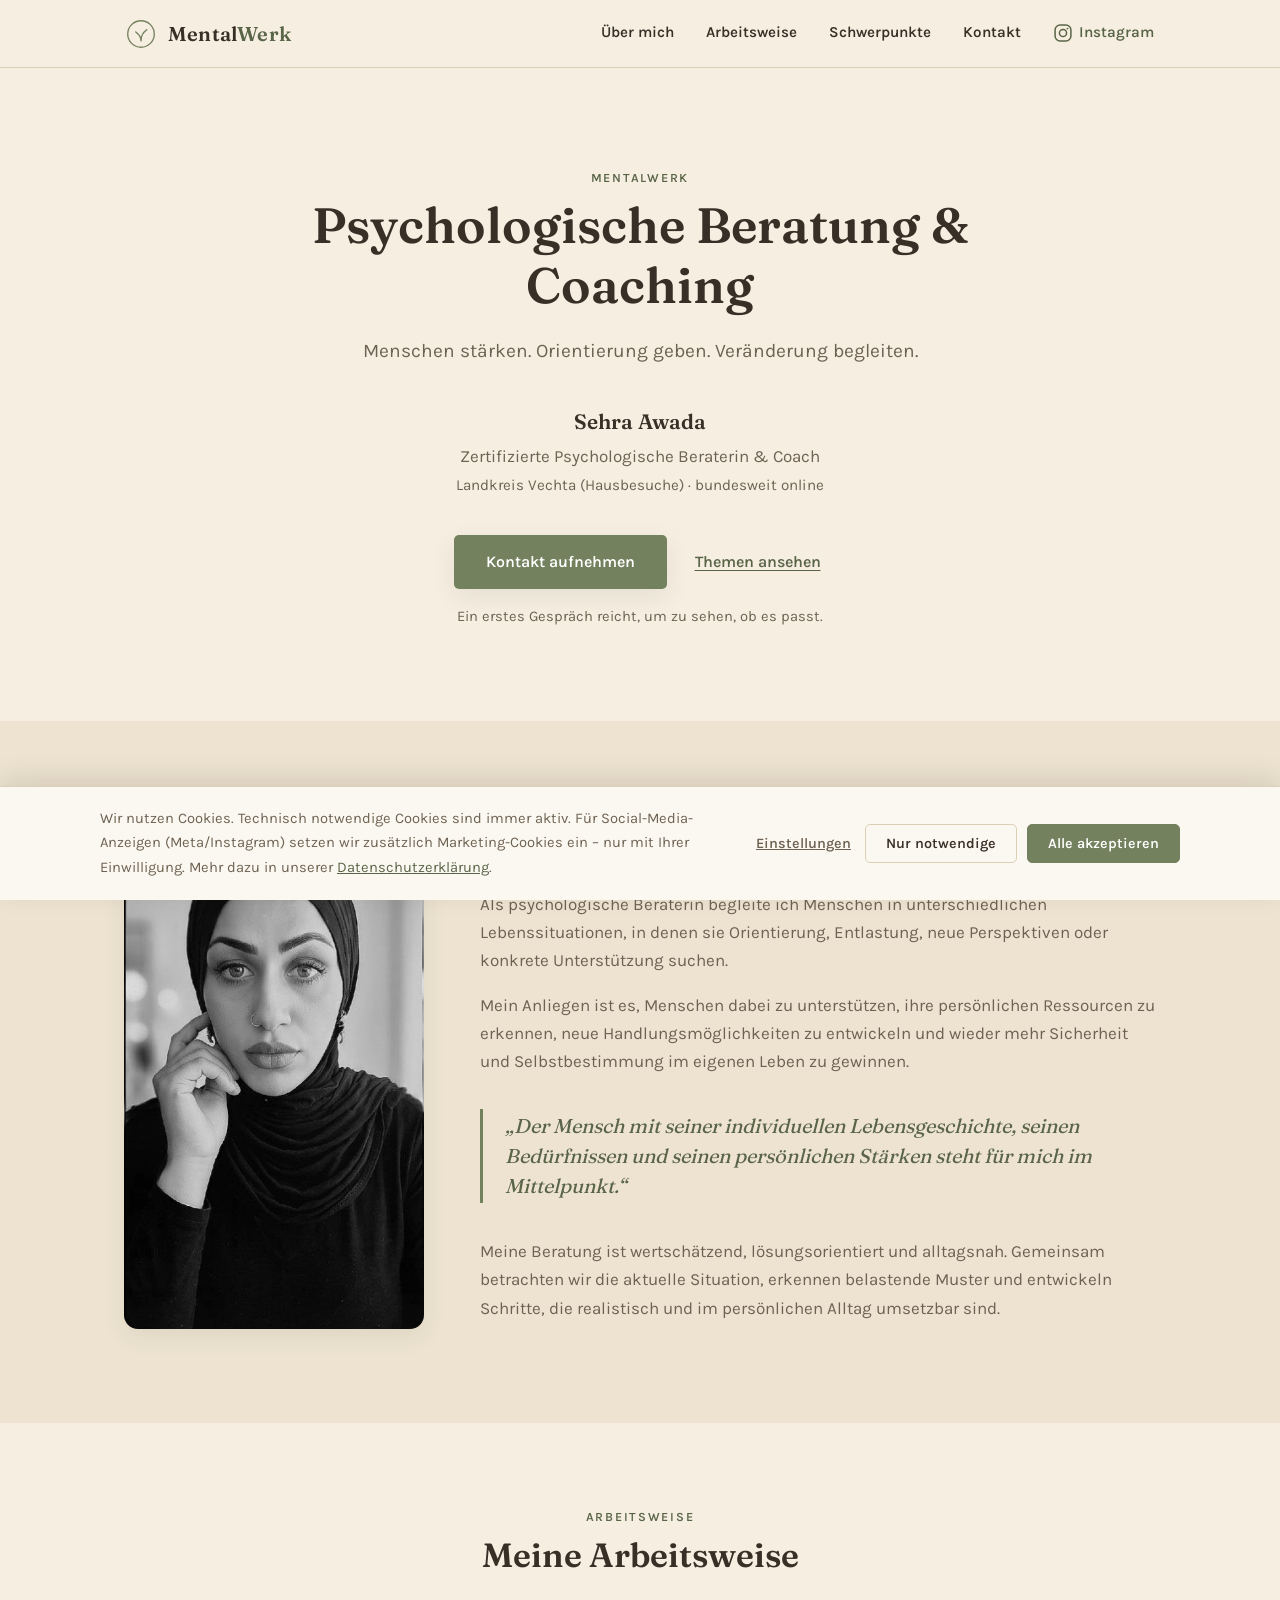
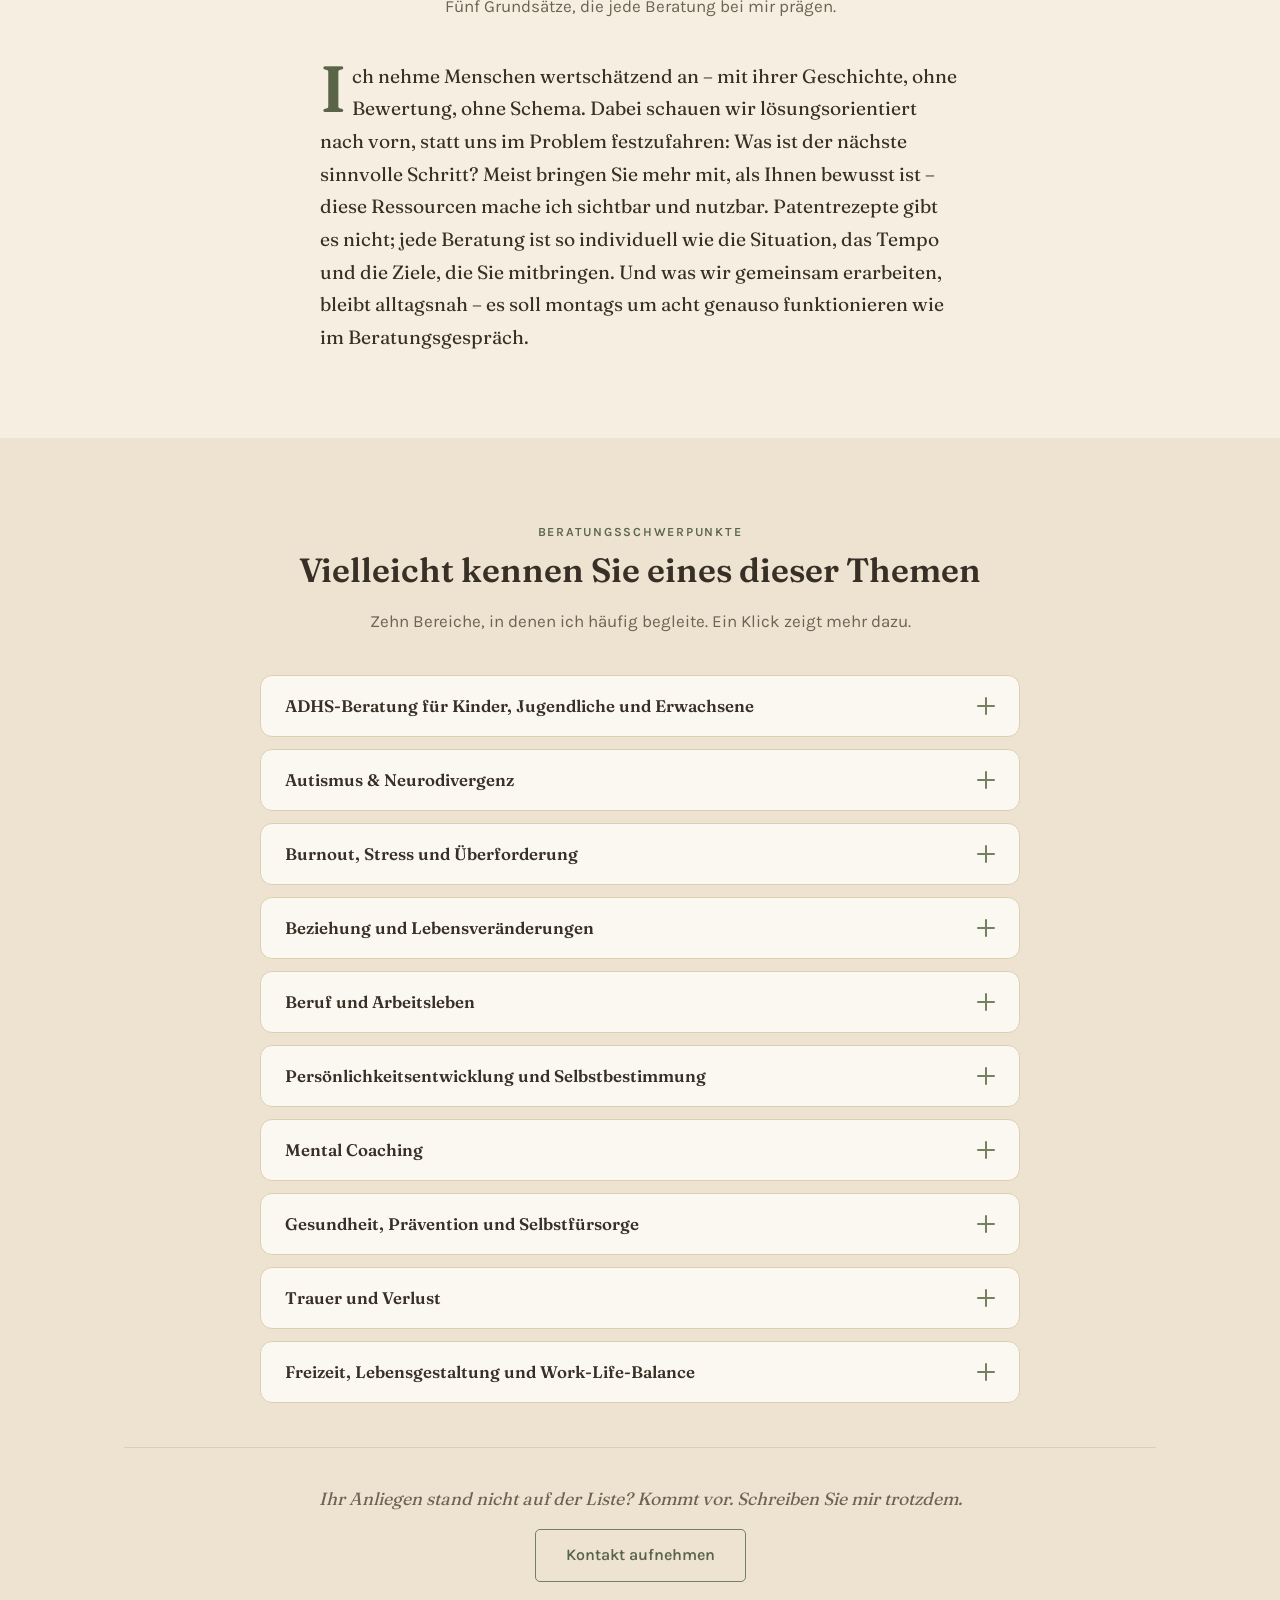
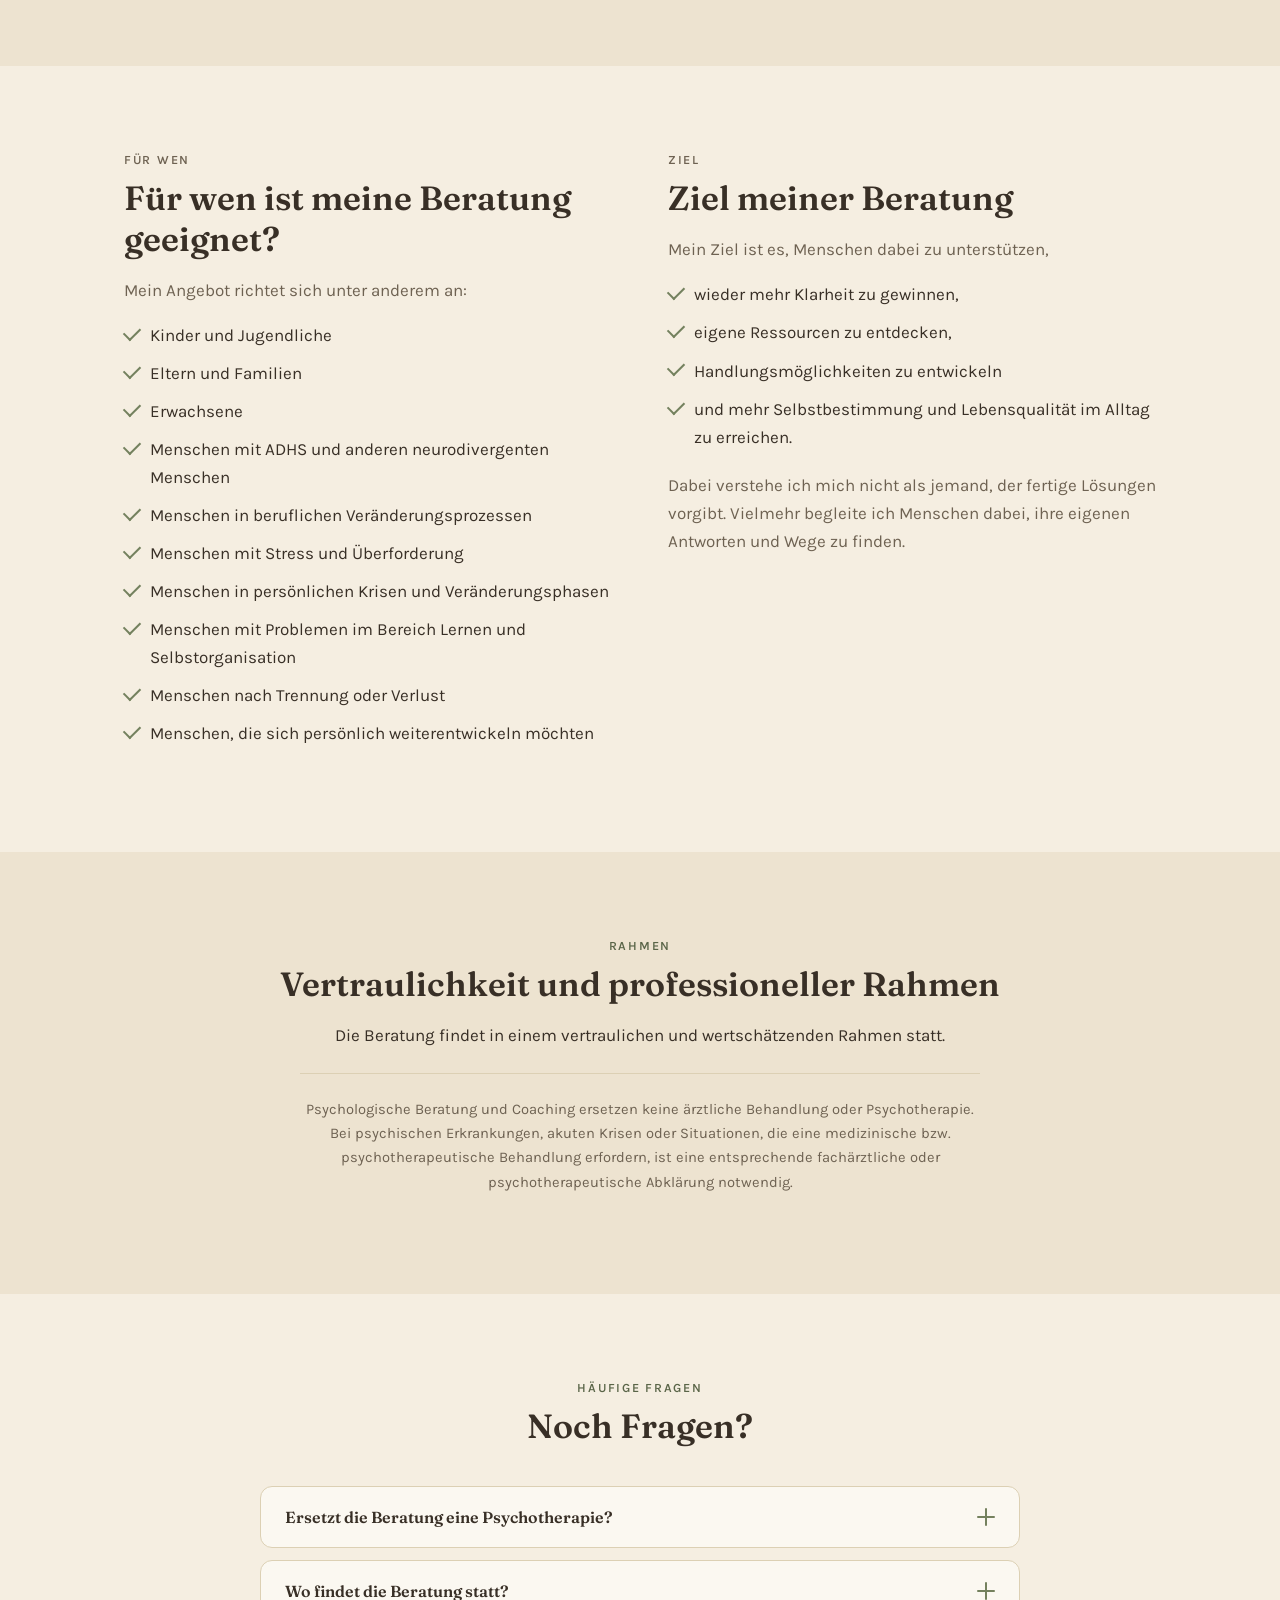
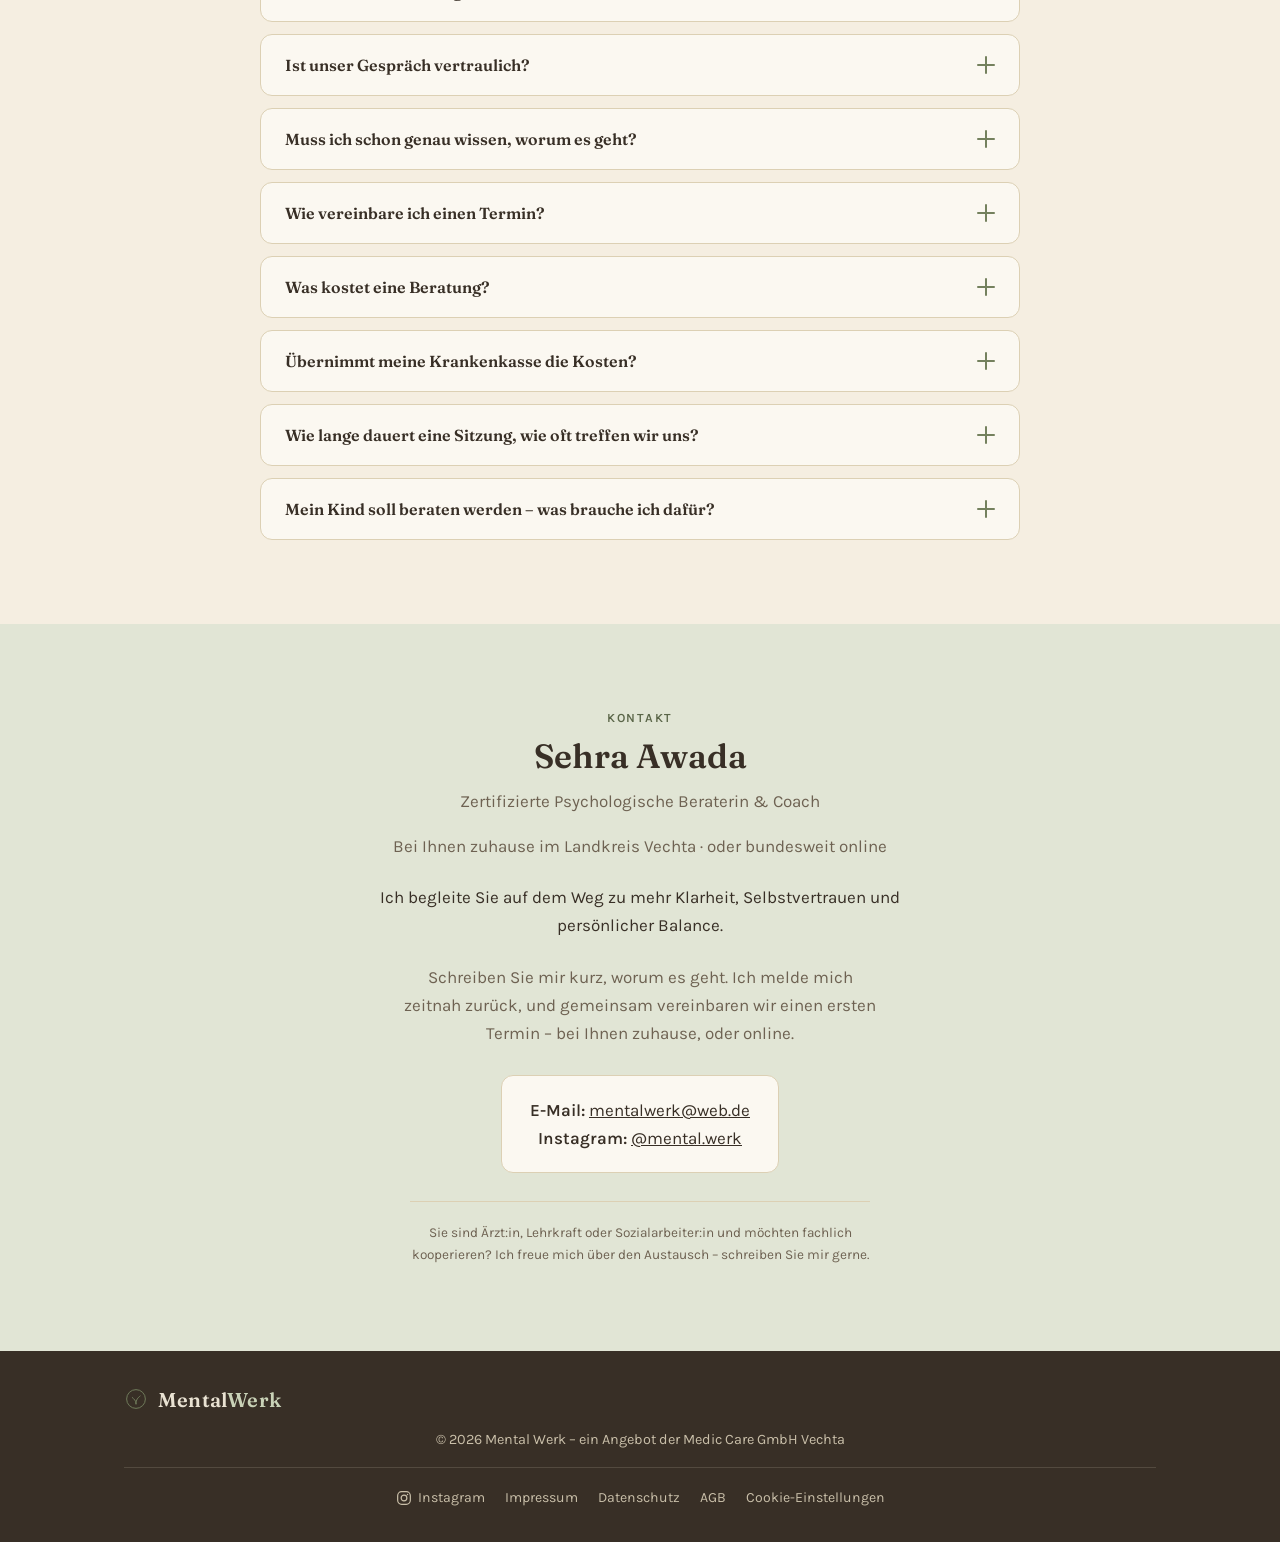
<file: index.html>
<!DOCTYPE html>
<html lang="de">
<head>
<meta charset="UTF-8">
<meta name="viewport" content="width=device-width, initial-scale=1.0">
<meta name="color-scheme" content="light">
<title>MentalWerk – Psychologische Beratung &amp; Coaching | Sehra Awada</title>
<meta name="description" content="Psychologische Beratung und Coaching mit Sehra Awada im Landkreis Vechta und bundesweit online. Menschen stärken. Orientierung geben. Veränderung begleiten.">
<link rel="stylesheet" href="assets/fonts/fonts.css">
<link rel="stylesheet" href="css/style.css">
</head>
<body>

<a class="skip-link" href="#main">Zum Inhalt springen</a>

<header class="site-header">
  <div class="wrap header-inner">
    <a class="logo" href="#top" aria-label="MentalWerk – Startseite">
      <svg class="logo-mark" viewBox="0 0 64 64" width="34" height="34" aria-hidden="true">
        <circle cx="32" cy="32" r="25" fill="none" stroke="currentColor" stroke-width="2.5"/>
        <path d="M32 45 C32 35 27 33 22 28 M32 45 C32 33 37 29 43 24" fill="none" stroke="currentColor" stroke-width="2.5" stroke-linecap="round" stroke-linejoin="round"/>
      </svg>
      <span class="logo-word">Mental<span class="logo-word-accent">Werk</span></span>
    </a>

    <button class="nav-toggle" id="navToggle" aria-expanded="false" aria-controls="primaryNav" aria-label="Menü öffnen">
      <span></span><span></span><span></span>
    </button>

    <nav class="primary-nav" id="primaryNav">
      <a href="#ueber-mich">Über mich</a>
      <a href="#arbeitsweise">Arbeitsweise</a>
      <a href="#schwerpunkte">Schwerpunkte</a>
      <a href="#kontakt">Kontakt</a>
      <a class="nav-social" href="https://www.instagram.com/mental.werk/" target="_blank" rel="noopener" aria-label="MentalWerk auf Instagram (öffnet in neuem Tab)">
        <svg viewBox="0 0 24 24" width="20" height="20" aria-hidden="true">
          <rect x="2.5" y="2.5" width="19" height="19" rx="6" fill="none" stroke="currentColor" stroke-width="1.8"/>
          <circle cx="12" cy="12" r="4.3" fill="none" stroke="currentColor" stroke-width="1.8"/>
          <circle cx="17.3" cy="6.7" r="1.1" fill="currentColor"/>
        </svg>
        <span class="nav-social-label">Instagram</span>
      </a>
    </nav>
  </div>
</header>

<main id="main">

  <section class="hero" id="top">
    <div class="wrap hero-inner">
      <p class="eyebrow">MentalWerk</p>
      <h1>Psychologische Beratung &amp; Coaching</h1>
      <p class="hero-subline">Menschen stärken. Orientierung geben. Veränderung begleiten.</p>
      <div class="hero-meta">
        <p class="hero-name">Sehra Awada</p>
        <p class="hero-role">Zertifizierte Psychologische Beraterin &amp; Coach</p>
        <p class="hero-location">Landkreis Vechta (Hausbesuche) &middot; bundesweit online</p>
      </div>
      <div class="hero-actions">
        <a class="btn btn-primary" href="#kontakt">Kontakt aufnehmen</a>
        <a class="btn btn-ghost" href="#schwerpunkte">Themen ansehen</a>
      </div>
      <p class="hero-reassurance">Ein erstes Gespräch reicht, um zu sehen, ob es passt.</p>
    </div>
  </section>

  <section class="section section-alt reveal" id="ueber-mich">
    <div class="wrap about-grid">
      <div class="about-image">
        <img src="assets/sehra-portrait.jpg" alt="Portrait von Sehra Awada, psychologische Beraterin und Coach" loading="lazy">
      </div>
      <div class="about-text">
        <p class="eyebrow">Über mich</p>
        <h2>Sehra Awada</h2>
        <p>Als psychologische Beraterin begleite ich Menschen in unterschiedlichen Lebenssituationen, in denen sie Orientierung, Entlastung, neue Perspektiven oder konkrete Unterstützung suchen.</p>
        <p>Mein Anliegen ist es, Menschen dabei zu unterstützen, ihre persönlichen Ressourcen zu erkennen, neue Handlungsmöglichkeiten zu entwickeln und wieder mehr Sicherheit und Selbstbestimmung im eigenen Leben zu gewinnen.</p>
        <blockquote class="pull-quote">„Der Mensch mit seiner individuellen Lebensgeschichte, seinen Bedürfnissen und seinen persönlichen Stärken steht für mich im Mittelpunkt.“</blockquote>
        <p>Meine Beratung ist wertschätzend, lösungsorientiert und alltagsnah. Gemeinsam betrachten wir die aktuelle Situation, erkennen belastende Muster und entwickeln Schritte, die realistisch und im persönlichen Alltag umsetzbar sind.</p>
      </div>
    </div>
  </section>

  <section class="section reveal" id="arbeitsweise">
    <div class="wrap">
      <p class="eyebrow center">Arbeitsweise</p>
      <h2 class="center">Meine Arbeitsweise</h2>
      <p class="section-intro center">Fünf Grundsätze, die jede Beratung bei mir prägen.</p>

      <p class="manifesto">Ich nehme Menschen wertschätzend an – mit ihrer Geschichte, ohne Bewertung, ohne Schema. Dabei schauen wir lösungsorientiert nach vorn, statt uns im Problem festzufahren: Was ist der nächste sinnvolle Schritt? Meist bringen Sie mehr mit, als Ihnen bewusst ist – diese Ressourcen mache ich sichtbar und nutzbar. Patentrezepte gibt es nicht; jede Beratung ist so individuell wie die Situation, das Tempo und die Ziele, die Sie mitbringen. Und was wir gemeinsam erarbeiten, bleibt alltagsnah – es soll montags um acht genauso funktionieren wie im Beratungsgespräch.</p>
    </div>
  </section>

  <section class="section section-alt reveal" id="schwerpunkte">
    <div class="wrap">
      <p class="eyebrow center">Beratungsschwerpunkte</p>
      <h2 class="center">Vielleicht kennen Sie eines dieser Themen</h2>
      <p class="section-intro center">Zehn Bereiche, in denen ich häufig begleite. Ein Klick zeigt mehr dazu.</p>

      <div class="accordion" id="accordion">

        <div class="accordion-item">
          <h3 class="accordion-header">
            <button class="accordion-trigger" aria-expanded="false" aria-controls="panel-1" id="ctrl-1">
              <span class="accordion-trigger-label">ADHS-Beratung für Kinder, Jugendliche und Erwachsene</span>
              <span class="accordion-icon" aria-hidden="true"></span>
            </button>
          </h3>
          <div class="accordion-panel" id="panel-1" role="region" aria-labelledby="ctrl-1">
            <div class="accordion-panel-inner">
              <p>ADHS kann den Alltag in vielen Bereichen beeinflussen – in der Schule, im Beruf, in Beziehungen und bei der Organisation des täglichen Lebens.</p>
              <p>Ich unterstütze Kinder, Jugendliche, Erwachsene und Familien dabei, einen besseren Umgang mit den individuellen Herausforderungen zu entwickeln.</p>
              <p>Mögliche Themen sind:</p>
              <ul>
                <li>Struktur und Organisation im Alltag</li>
                <li>Zeitmanagement und Priorisierung</li>
                <li>Umgang mit Aufschieben und Überforderung</li>
                <li>Konzentration und Selbstmanagement</li>
                <li>Umgang mit Reizüberflutung</li>
                <li>emotionale Regulation</li>
                <li>Selbstwert und Selbstverständnis</li>
                <li>schulische und berufliche Herausforderungen</li>
                <li>Kommunikation innerhalb der Familie</li>
                <li>Unterstützung von Eltern im Umgang mit einem Kind mit ADHS</li>
                <li>Entwicklung individueller Strategien für Alltag, Schule und Beruf</li>
              </ul>
              <p>Es geht nicht um Anpassung um jeden Preis, sondern um Strategien, die zur jeweiligen Persönlichkeit und ihren Bedürfnissen passen.</p>
            </div>
          </div>
        </div>

        <div class="accordion-item">
          <h3 class="accordion-header">
            <button class="accordion-trigger" aria-expanded="false" aria-controls="panel-2" id="ctrl-2">
              <span class="accordion-trigger-label">Autismus &amp; Neurodivergenz</span>
              <span class="accordion-icon" aria-hidden="true"></span>
            </button>
          </h3>
          <div class="accordion-panel" id="panel-2" role="region" aria-labelledby="ctrl-2">
            <div class="accordion-panel-inner">
              <p>Autismus und andere Formen der Neurodivergenz zeigen sich sehr individuell – im Denken, Fühlen, in der Wahrnehmung und im Umgang mit Alltag und sozialen Situationen.</p>
              <p>Ich unterstütze autistische und neurodivergente Menschen sowie ihre Familien dabei, einen Alltag zu gestalten, der zu den eigenen Bedürfnissen passt.</p>
              <p>Mögliche Themen sind:</p>
              <ul>
                <li>Umgang mit Reizüberflutung und Overload</li>
                <li>Struktur und Orientierung im Alltag</li>
                <li>soziale Situationen und Kommunikation</li>
                <li>Selbstverständnis und Selbstakzeptanz</li>
                <li>Umgang mit Erwartungen von außen („Masking“)</li>
                <li>Energiehaushalt und Selbstfürsorge</li>
                <li>schulische oder berufliche Herausforderungen</li>
                <li>Unterstützung von Eltern neurodivergenter Kinder</li>
                <li>Entwicklung individueller Strategien für Alltag, Schule und Beruf</li>
              </ul>
              <p>Die Frage ist nicht, wie man sich anpasst, sondern wie ein Alltag aussehen kann, der zur eigenen Wahrnehmung passt.</p>
            </div>
          </div>
        </div>

        <div class="accordion-item">
          <h3 class="accordion-header">
            <button class="accordion-trigger" aria-expanded="false" aria-controls="panel-3" id="ctrl-3">
              <span class="accordion-trigger-label">Burnout, Stress und Überforderung</span>
              <span class="accordion-icon" aria-hidden="true"></span>
            </button>
          </h3>
          <div class="accordion-panel" id="panel-3" role="region" aria-labelledby="ctrl-3">
            <div class="accordion-panel-inner">
              <p>Dauerhafte Belastung kann dazu führen, dass die eigenen Ressourcen immer weniger ausreichen.</p>
              <p>In der Beratung schauen wir gemeinsam, welche Faktoren zur aktuellen Belastung beitragen und welche Veränderungen notwendig sind.</p>
              <p>Mögliche Themen:</p>
              <ul>
                <li>Stress und chronische Überforderung</li>
                <li>berufliche Belastungen</li>
                <li>fehlende Abgrenzung</li>
                <li>Perfektionismus</li>
                <li>hohe Erwartungen an sich selbst</li>
                <li>Zeitmanagement</li>
                <li>Work-Life-Balance</li>
                <li>Selbstfürsorge</li>
                <li>Erkennen persönlicher Belastungsgrenzen</li>
                <li>Entwicklung gesunder Gewohnheiten</li>
                <li>Umgang mit Veränderungen im Berufsleben</li>
                <li>Prävention und Stressreduzierung</li>
              </ul>
              <p>Im Mittelpunkt steht, wieder einen Zugang zu den eigenen Bedürfnissen, Ressourcen und Grenzen zu finden.</p>
            </div>
          </div>
        </div>

        <div class="accordion-item">
          <h3 class="accordion-header">
            <button class="accordion-trigger" aria-expanded="false" aria-controls="panel-4" id="ctrl-4">
              <span class="accordion-trigger-label">Beziehung und Lebensveränderungen</span>
              <span class="accordion-icon" aria-hidden="true"></span>
            </button>
          </h3>
          <div class="accordion-panel" id="panel-4" role="region" aria-labelledby="ctrl-4">
            <div class="accordion-panel-inner">
              <p>Beziehungen können sich verändern und Menschen vor schwierige Entscheidungen stellen.</p>
              <p>Ich begleite Menschen unter anderem bei:</p>
              <ul>
                <li>Beziehungskonflikten</li>
                <li>Trennung und Scheidung</li>
                <li>Veränderungen innerhalb einer Partnerschaft</li>
                <li>Neuorientierung nach einer Trennung</li>
                <li>Kommunikation und gegenseitigem Verständnis</li>
                <li>persönlichen Grenzen</li>
                <li>Veränderungen der eigenen Lebenssituation</li>
              </ul>
              <p>Dabei biete ich einen geschützten Rahmen, in dem Gedanken und Gefühle ausgesprochen und neue Perspektiven entwickelt werden können.</p>
            </div>
          </div>
        </div>

        <div class="accordion-item">
          <h3 class="accordion-header">
            <button class="accordion-trigger" aria-expanded="false" aria-controls="panel-5" id="ctrl-5">
              <span class="accordion-trigger-label">Beruf und Arbeitsleben</span>
              <span class="accordion-icon" aria-hidden="true"></span>
            </button>
          </h3>
          <div class="accordion-panel" id="panel-5" role="region" aria-labelledby="ctrl-5">
            <div class="accordion-panel-inner">
              <p>Das Arbeitsleben nimmt einen großen Teil unseres Lebens ein. Veränderungen oder Konflikte im beruflichen Umfeld können deshalb sehr belastend sein.</p>
              <p>Beratung ist unter anderem möglich bei:</p>
              <ul>
                <li>Kündigung oder drohendem Arbeitsplatzverlust</li>
                <li>beruflicher Neuorientierung</li>
                <li>Stellen- oder Arbeitgeberwechsel</li>
                <li>Konflikten am Arbeitsplatz</li>
                <li>Veränderungen im Unternehmen</li>
                <li>beruflicher Überforderung</li>
                <li>Stress und Zeitmanagement</li>
                <li>Entwicklung beruflicher Perspektiven</li>
                <li>Vereinbarkeit von Beruf und Privatleben</li>
                <li>Work-Life-Balance</li>
                <li>Selbstmanagement</li>
              </ul>
              <p>Ziel ist es, Klarheit zu gewinnen, Ressourcen zu aktivieren und konkrete nächste Schritte zu entwickeln.</p>
            </div>
          </div>
        </div>

        <div class="accordion-item">
          <h3 class="accordion-header">
            <button class="accordion-trigger" aria-expanded="false" aria-controls="panel-6" id="ctrl-6">
              <span class="accordion-trigger-label">Persönlichkeitsentwicklung und Selbstbestimmung</span>
              <span class="accordion-icon" aria-hidden="true"></span>
            </button>
          </h3>
          <div class="accordion-panel" id="panel-6" role="region" aria-labelledby="ctrl-6">
            <div class="accordion-panel-inner">
              <p>Veränderung beginnt häufig damit, sich selbst besser zu verstehen.</p>
              <p>Ich begleite Menschen bei Themen wie:</p>
              <ul>
                <li>Selbstreflexion</li>
                <li>Selbstentwicklung</li>
                <li>Selbstwert</li>
                <li>persönliche Grenzen</li>
                <li>Selbstbestimmung</li>
                <li>Entscheidungsfindung</li>
                <li>persönliche Ziele</li>
                <li>Ressourcenarbeit</li>
                <li>Umgang mit eigenen Bedürfnissen</li>
                <li>Entwicklung neuer Perspektiven</li>
              </ul>
              <p>Am Ende steht keine neue Persönlichkeit, sondern ein klarerer Blick auf die eigene &ndash; und mehr Gestaltungsspielraum im Alltag.</p>
            </div>
          </div>
        </div>

        <div class="accordion-item">
          <h3 class="accordion-header">
            <button class="accordion-trigger" aria-expanded="false" aria-controls="panel-7" id="ctrl-7">
              <span class="accordion-trigger-label">Mental Coaching</span>
              <span class="accordion-icon" aria-hidden="true"></span>
            </button>
          </h3>
          <div class="accordion-panel" id="panel-7" role="region" aria-labelledby="ctrl-7">
            <div class="accordion-panel-inner">
              <p>Mental Coaching setzt dort an, wo Menschen ihre mentale Stärke, Klarheit und innere Balance gezielt weiterentwickeln möchten – unabhängig von einer akuten Belastung.</p>
              <p>Ich begleite Menschen dabei, mentale Blockaden zu erkennen, Denkmuster zu hinterfragen und die eigene Leistungsfähigkeit und Zufriedenheit nachhaltig zu stärken.</p>
              <p>Mögliche Themen sind:</p>
              <ul>
                <li>mentale Stärke und Resilienz</li>
                <li>Umgang mit Selbstzweifeln</li>
                <li>Zielklarheit und Motivation</li>
                <li>Denkmuster erkennen und verändern</li>
                <li>Selbstvertrauen aufbauen</li>
                <li>Umgang mit Druck und Erwartungen</li>
                <li>Fokus und mentale Klarheit im Alltag</li>
                <li>persönliche Weiterentwicklung</li>
              </ul>
              <p>Ziel ist es, die eigene mentale Verfassung aktiv zu stärken und mit mehr Klarheit und Selbstvertrauen durchs Leben zu gehen.</p>
            </div>
          </div>
        </div>

        <div class="accordion-item">
          <h3 class="accordion-header">
            <button class="accordion-trigger" aria-expanded="false" aria-controls="panel-8" id="ctrl-8">
              <span class="accordion-trigger-label">Gesundheit, Prävention und Selbstfürsorge</span>
              <span class="accordion-icon" aria-hidden="true"></span>
            </button>
          </h3>
          <div class="accordion-panel" id="panel-8" role="region" aria-labelledby="ctrl-8">
            <div class="accordion-panel-inner">
              <p>Psychische und körperliche Gesundheit stehen in enger Verbindung mit unserem Alltag, unseren Gewohnheiten und unserem Umgang mit Belastungen.</p>
              <p>Im Rahmen der Beratung beschäftige ich mich unter anderem mit:</p>
              <ul>
                <li>Stressprävention</li>
                <li>Selbstfürsorge</li>
                <li>Gesundheitsförderung</li>
                <li>Umgang mit Belastung</li>
                <li>Ressourcenaktivierung</li>
                <li>Entspannung und Regeneration</li>
                <li>Entwicklung gesundheitsfördernder Gewohnheiten</li>
                <li>Wahrnehmung persönlicher Grenzen</li>
              </ul>
              <p>Der Schwerpunkt liegt auf Prävention, persönlicher Stabilisierung und der Förderung von Eigenverantwortung.</p>
            </div>
          </div>
        </div>

        <div class="accordion-item">
          <h3 class="accordion-header">
            <button class="accordion-trigger" aria-expanded="false" aria-controls="panel-9" id="ctrl-9">
              <span class="accordion-trigger-label">Trauer und Verlust</span>
              <span class="accordion-icon" aria-hidden="true"></span>
            </button>
          </h3>
          <div class="accordion-panel" id="panel-9" role="region" aria-labelledby="ctrl-9">
            <div class="accordion-panel-inner">
              <p>Der Verlust eines Menschen kann das gesamte Leben verändern.</p>
              <p>Trauer braucht Zeit und darf individuell erlebt werden. In der Beratung biete ich Raum für die persönliche Auseinandersetzung mit Verlust und Veränderung.</p>
              <p>Mögliche Themen sind:</p>
              <ul>
                <li>Trauer nach dem Tod eines Angehörigen</li>
                <li>Umgang mit Veränderungen</li>
                <li>Gefühle von Leere und Orientierungslosigkeit</li>
                <li>neue Lebenssituationen</li>
                <li>persönliche Ressourcen</li>
                <li>Selbstfürsorge während der Trauer</li>
                <li>Neuorientierung</li>
              </ul>
              <p>Dabei gibt es keinen „richtigen“ Weg zu trauern. Jeder Mensch verarbeitet Verlust auf seine eigene Weise.</p>
            </div>
          </div>
        </div>

        <div class="accordion-item">
          <h3 class="accordion-header">
            <button class="accordion-trigger" aria-expanded="false" aria-controls="panel-10" id="ctrl-10">
              <span class="accordion-trigger-label">Freizeit, Lebensgestaltung und Work-Life-Balance</span>
              <span class="accordion-icon" aria-hidden="true"></span>
            </button>
          </h3>
          <div class="accordion-panel" id="panel-10" role="region" aria-labelledby="ctrl-10">
            <div class="accordion-panel-inner">
              <p>Ein ausgeglichenes Leben besteht nicht nur aus Pflichten und Leistung.</p>
              <p>Gemeinsam können wir betrachten, wie mehr Raum für Erholung, soziale Kontakte, persönliche Interessen und Lebensfreude geschaffen werden kann.</p>
              <p>Themen können sein:</p>
              <ul>
                <li>Freizeitgestaltung</li>
                <li>Ausgleich zum Berufsalltag</li>
                <li>Work-Life-Balance</li>
                <li>Selbstmanagement</li>
                <li>persönliche Prioritäten</li>
                <li>Erholung und Regeneration</li>
                <li>Zeit für sich selbst</li>
                <li>Gestaltung eines erfüllteren Alltags</li>
              </ul>
            </div>
          </div>
        </div>

      </div>

      <div class="catchall-cta">
        <p>Ihr Anliegen stand nicht auf der Liste? Kommt vor. Schreiben Sie mir trotzdem.</p>
        <a class="btn btn-outline" href="#kontakt">Kontakt aufnehmen</a>
      </div>
    </div>
  </section>

  <section class="section reveal">
    <div class="wrap two-col">
      <div>
        <p class="eyebrow">Für wen</p>
        <h2>Für wen ist meine Beratung geeignet?</h2>
        <p>Mein Angebot richtet sich unter anderem an:</p>
        <ul class="check-list">
          <li>Kinder und Jugendliche</li>
          <li>Eltern und Familien</li>
          <li>Erwachsene</li>
          <li>Menschen mit ADHS und anderen neurodivergenten Menschen</li>
          <li>Menschen in beruflichen Veränderungsprozessen</li>
          <li>Menschen mit Stress und Überforderung</li>
          <li>Menschen in persönlichen Krisen und Veränderungsphasen</li>
          <li>Menschen mit Problemen im Bereich Lernen und Selbstorganisation</li>
          <li>Menschen nach Trennung oder Verlust</li>
          <li>Menschen, die sich persönlich weiterentwickeln möchten</li>
        </ul>
      </div>
      <div>
        <p class="eyebrow">Ziel</p>
        <h2>Ziel meiner Beratung</h2>
        <p>Mein Ziel ist es, Menschen dabei zu unterstützen,</p>
        <ul class="check-list">
          <li>wieder mehr Klarheit zu gewinnen,</li>
          <li>eigene Ressourcen zu entdecken,</li>
          <li>Handlungsmöglichkeiten zu entwickeln</li>
          <li>und mehr Selbstbestimmung und Lebensqualität im Alltag zu erreichen.</li>
        </ul>
        <p>Dabei verstehe ich mich nicht als jemand, der fertige Lösungen vorgibt. Vielmehr begleite ich Menschen dabei, ihre eigenen Antworten und Wege zu finden.</p>
      </div>
    </div>
  </section>

  <section class="section section-alt confidentiality reveal">
    <div class="wrap">
      <p class="eyebrow center">Rahmen</p>
      <h2 class="center">Vertraulichkeit und professioneller Rahmen</h2>
      <p class="center">Die Beratung findet in einem vertraulichen und wertschätzenden Rahmen statt.</p>
      <p class="center disclaimer">Psychologische Beratung und Coaching ersetzen keine ärztliche Behandlung oder Psychotherapie. Bei psychischen Erkrankungen, akuten Krisen oder Situationen, die eine medizinische bzw. psychotherapeutische Behandlung erfordern, ist eine entsprechende fachärztliche oder psychotherapeutische Abklärung notwendig.</p>
    </div>
  </section>

  <section class="section reveal" id="faq">
    <div class="wrap">
      <p class="eyebrow center">Häufige Fragen</p>
      <h2 class="center">Noch Fragen?</h2>

      <div class="accordion accordion-faq">

        <div class="accordion-item">
          <h3 class="accordion-header">
            <button class="accordion-trigger" aria-expanded="false" aria-controls="panel-11" id="ctrl-11">
              <span class="accordion-trigger-label">Ersetzt die Beratung eine Psychotherapie?</span>
              <span class="accordion-icon" aria-hidden="true"></span>
            </button>
          </h3>
          <div class="accordion-panel" id="panel-11" role="region" aria-labelledby="ctrl-11">
            <div class="accordion-panel-inner">
              <p>Nein. Meine Beratung ist keine Psychotherapie und ersetzt auch keine ärztliche Behandlung. Bei einer behandlungsbedürftigen Erkrankung oder in einer akuten Krise helfe ich Ihnen, die richtige Anlaufstelle zu finden.</p>
            </div>
          </div>
        </div>

        <div class="accordion-item">
          <h3 class="accordion-header">
            <button class="accordion-trigger" aria-expanded="false" aria-controls="panel-12" id="ctrl-12">
              <span class="accordion-trigger-label">Wo findet die Beratung statt?</span>
              <span class="accordion-icon" aria-hidden="true"></span>
            </button>
          </h3>
          <div class="accordion-panel" id="panel-12" role="region" aria-labelledby="ctrl-12">
            <div class="accordion-panel-inner">
              <p>Bei Ihnen zuhause im Landkreis Vechta oder online per Video, bundesweit &ndash; wie es für Sie passt.</p>
            </div>
          </div>
        </div>

        <div class="accordion-item">
          <h3 class="accordion-header">
            <button class="accordion-trigger" aria-expanded="false" aria-controls="panel-13" id="ctrl-13">
              <span class="accordion-trigger-label">Ist unser Gespräch vertraulich?</span>
              <span class="accordion-icon" aria-hidden="true"></span>
            </button>
          </h3>
          <div class="accordion-panel" id="panel-13" role="region" aria-labelledby="ctrl-13">
            <div class="accordion-panel-inner">
              <p>Ja, uneingeschränkt. Alles, was Sie mir erzählen, bleibt zwischen uns.</p>
            </div>
          </div>
        </div>

        <div class="accordion-item">
          <h3 class="accordion-header">
            <button class="accordion-trigger" aria-expanded="false" aria-controls="panel-14" id="ctrl-14">
              <span class="accordion-trigger-label">Muss ich schon genau wissen, worum es geht?</span>
              <span class="accordion-icon" aria-hidden="true"></span>
            </button>
          </h3>
          <div class="accordion-panel" id="panel-14" role="region" aria-labelledby="ctrl-14">
            <div class="accordion-panel-inner">
              <p>Nein. Ein ungutes Gefühl reicht als Anlass. Woran es konkret liegt, finden wir im Gespräch heraus.</p>
            </div>
          </div>
        </div>

        <div class="accordion-item">
          <h3 class="accordion-header">
            <button class="accordion-trigger" aria-expanded="false" aria-controls="panel-15" id="ctrl-15">
              <span class="accordion-trigger-label">Wie vereinbare ich einen Termin?</span>
              <span class="accordion-icon" aria-hidden="true"></span>
            </button>
          </h3>
          <div class="accordion-panel" id="panel-15" role="region" aria-labelledby="ctrl-15">
            <div class="accordion-panel-inner">
              <p>Schreiben Sie mir kurz, worum es geht. Ich melde mich zeitnah, und wir vereinbaren einen Termin.</p>
            </div>
          </div>
        </div>

        <div class="accordion-item">
          <h3 class="accordion-header">
            <button class="accordion-trigger" aria-expanded="false" aria-controls="panel-16" id="ctrl-16">
              <span class="accordion-trigger-label">Was kostet eine Beratung?</span>
              <span class="accordion-icon" aria-hidden="true"></span>
            </button>
          </h3>
          <div class="accordion-panel" id="panel-16" role="region" aria-labelledby="ctrl-16">
            <div class="accordion-panel-inner">
              <p>Die Beratungsstunde kostet ab 70 €. Der genaue Preis richtet sich nach Ihrem Anliegen und dessen Umfang und wird vorab mit Ihnen besprochen.</p>
            </div>
          </div>
        </div>

        <div class="accordion-item">
          <h3 class="accordion-header">
            <button class="accordion-trigger" aria-expanded="false" aria-controls="panel-16b" id="ctrl-16b">
              <span class="accordion-trigger-label">Übernimmt meine Krankenkasse die Kosten?</span>
              <span class="accordion-icon" aria-hidden="true"></span>
            </button>
          </h3>
          <div class="accordion-panel" id="panel-16b" role="region" aria-labelledby="ctrl-16b">
            <div class="accordion-panel-inner">
              <p>Nein. Psychologische Beratung und Coaching sind eine privat zu zahlende Leistung, keine Kassenleistung.</p>
            </div>
          </div>
        </div>

        <div class="accordion-item">
          <h3 class="accordion-header">
            <button class="accordion-trigger" aria-expanded="false" aria-controls="panel-17" id="ctrl-17">
              <span class="accordion-trigger-label">Wie lange dauert eine Sitzung, wie oft treffen wir uns?</span>
              <span class="accordion-icon" aria-hidden="true"></span>
            </button>
          </h3>
          <div class="accordion-panel" id="panel-17" role="region" aria-labelledby="ctrl-17">
            <div class="accordion-panel-inner">
              <p>Das hängt von Ihrem Anliegen ab. Dauer und Rhythmus besprechen wir gemeinsam beim ersten Kontakt.</p>
            </div>
          </div>
        </div>

        <div class="accordion-item">
          <h3 class="accordion-header">
            <button class="accordion-trigger" aria-expanded="false" aria-controls="panel-18" id="ctrl-18">
              <span class="accordion-trigger-label">Mein Kind soll beraten werden – was brauche ich dafür?</span>
              <span class="accordion-icon" aria-hidden="true"></span>
            </button>
          </h3>
          <div class="accordion-panel" id="panel-18" role="region" aria-labelledby="ctrl-18">
            <div class="accordion-panel-inner">
              <p>Dafür ist die Einwilligung aller Sorgeberechtigten nötig. Das kläre ich mit Ihnen vor dem ersten Termin.</p>
            </div>
          </div>
        </div>

      </div>
    </div>
  </section>

  <section class="section kontakt reveal" id="kontakt">
    <div class="wrap kontakt-inner">
      <p class="eyebrow center">Kontakt</p>
      <h2 class="center">Sehra Awada</h2>
      <p class="center kontakt-role">Zertifizierte Psychologische Beraterin &amp; Coach</p>
      <p class="center kontakt-location">Bei Ihnen zuhause im Landkreis Vechta &middot; oder bundesweit online</p>
      <p class="center kontakt-lead">Ich begleite Sie auf dem Weg zu mehr Klarheit, Selbstvertrauen und persönlicher Balance.</p>
      <p class="center kontakt-process">Schreiben Sie mir kurz, worum es geht. Ich melde mich zeitnah zurück, und gemeinsam vereinbaren wir einen ersten Termin &ndash; bei Ihnen zuhause, oder online.</p>

      <div class="kontakt-details">
        <p><span>E-Mail:</span> <a href="mailto:mentalwerk@web.de">mentalwerk@web.de</a></p>
        <p><span>Instagram:</span> <a href="https://www.instagram.com/mental.werk/" target="_blank" rel="noopener">@mental.werk</a></p>
      </div>

      <p class="kontakt-professionals">Sie sind Ärzt:in, Lehrkraft oder Sozialarbeiter:in und möchten fachlich kooperieren? Ich freue mich über den Austausch – schreiben Sie mir gerne.</p>
    </div>
  </section>

</main>

<footer class="site-footer">
  <div class="wrap footer-inner">
    <span class="logo footer-logo">
      <svg class="logo-mark" viewBox="0 0 64 64" width="24" height="24" aria-hidden="true">
        <circle cx="32" cy="32" r="25" fill="none" stroke="currentColor" stroke-width="2.5"/>
        <path d="M32 45 C32 35 27 33 22 28 M32 45 C32 33 37 29 43 24" fill="none" stroke="currentColor" stroke-width="2.5" stroke-linecap="round" stroke-linejoin="round"/>
      </svg>
      <span class="logo-word">Mental<span class="logo-word-accent">Werk</span></span>
    </span>
    <nav class="footer-links" aria-label="Rechtliches">
      <a class="footer-social" href="https://www.instagram.com/mental.werk/" target="_blank" rel="noopener" aria-label="MentalWerk auf Instagram (öffnet in neuem Tab)">
        <svg viewBox="0 0 24 24" width="16" height="16" aria-hidden="true">
          <rect x="2.5" y="2.5" width="19" height="19" rx="6" fill="none" stroke="currentColor" stroke-width="1.8"/>
          <circle cx="12" cy="12" r="4.3" fill="none" stroke="currentColor" stroke-width="1.8"/>
          <circle cx="17.3" cy="6.7" r="1.1" fill="currentColor"/>
        </svg>
        Instagram
      </a>
      <a href="impressum.html">Impressum</a>
      <a href="datenschutz.html">Datenschutz</a>
      <a href="agb.html">AGB</a>
      <button type="button" class="footer-links-btn" id="openCookieSettings">Cookie-Einstellungen</button>
    </nav>
    <p>&copy; 2026 Mental Werk &ndash; ein Angebot der Medic Care GmbH Vechta</p>
  </div>
</footer>

<div class="sticky-cta" id="stickyCta">
  <a href="#kontakt" class="btn btn-primary btn-block">Kontakt aufnehmen</a>
</div>

<div class="cookie-banner" id="cookieBanner" role="dialog" aria-live="polite" aria-label="Cookie-Hinweis" hidden>
  <div class="cookie-banner-inner">
    <p class="cookie-banner-text">
      Wir nutzen Cookies. Technisch notwendige Cookies sind immer aktiv. Für Social-Media-Anzeigen (Meta/Instagram) setzen wir zusätzlich Marketing-Cookies ein &ndash; nur mit Ihrer Einwilligung. Mehr dazu in unserer <a href="datenschutz.html">Datenschutzerklärung</a>.
    </p>
    <div class="cookie-banner-actions">
      <button type="button" class="btn-cookie-text" id="cookieOpenSettings">Einstellungen</button>
      <button type="button" class="btn-cookie-outline" id="cookieRejectAll">Nur notwendige</button>
      <button type="button" class="btn-cookie-solid" id="cookieAcceptAll">Alle akzeptieren</button>
    </div>
  </div>
</div>

<div class="cookie-modal" id="cookieModal" role="dialog" aria-modal="true" aria-labelledby="cookieModalTitle" hidden>
  <div class="cookie-modal-backdrop" id="cookieModalBackdrop"></div>
  <div class="cookie-modal-panel">
    <h2 id="cookieModalTitle">Cookie-Einstellungen</h2>
    <p>Hier können Sie festlegen, welche Cookies diese Website verwenden darf. Notwendige Cookies sind für den Betrieb der Seite erforderlich und lassen sich nicht deaktivieren.</p>

    <div class="cookie-category">
      <div class="cookie-category-head">
        <span>Notwendig</span>
        <span class="cookie-toggle cookie-toggle-locked" aria-hidden="true"><span class="cookie-toggle-dot"></span></span>
      </div>
      <p>Erforderlich, damit die Website funktioniert und Ihre Cookie-Einstellung gespeichert werden kann. Können nicht deaktiviert werden.</p>
    </div>

    <div class="cookie-category">
      <div class="cookie-category-head">
        <label for="cookieMarketingToggle">Marketing (Meta/Instagram)</label>
        <button type="button" class="cookie-toggle" id="cookieMarketingToggle" role="switch" aria-checked="false">
          <span class="cookie-toggle-dot"></span>
        </button>
      </div>
      <p>Ermöglicht die Erfolgsmessung und Aussteuerung von Anzeigen über Meta (Facebook/Instagram). Dabei werden Daten an Meta Platforms Ireland Ltd. übertragen. Details in der <a href="datenschutz.html">Datenschutzerklärung</a>.</p>
    </div>

    <div class="cookie-modal-actions">
      <button type="button" class="btn-cookie-outline" id="cookieModalRejectAll">Nur notwendige</button>
      <button type="button" class="btn-cookie-solid" id="cookieModalSave">Auswahl speichern</button>
    </div>
  </div>
</div>

<script src="js/cookie-consent.js"></script>
<script src="js/script.js"></script>
</body>
</html>
</file>
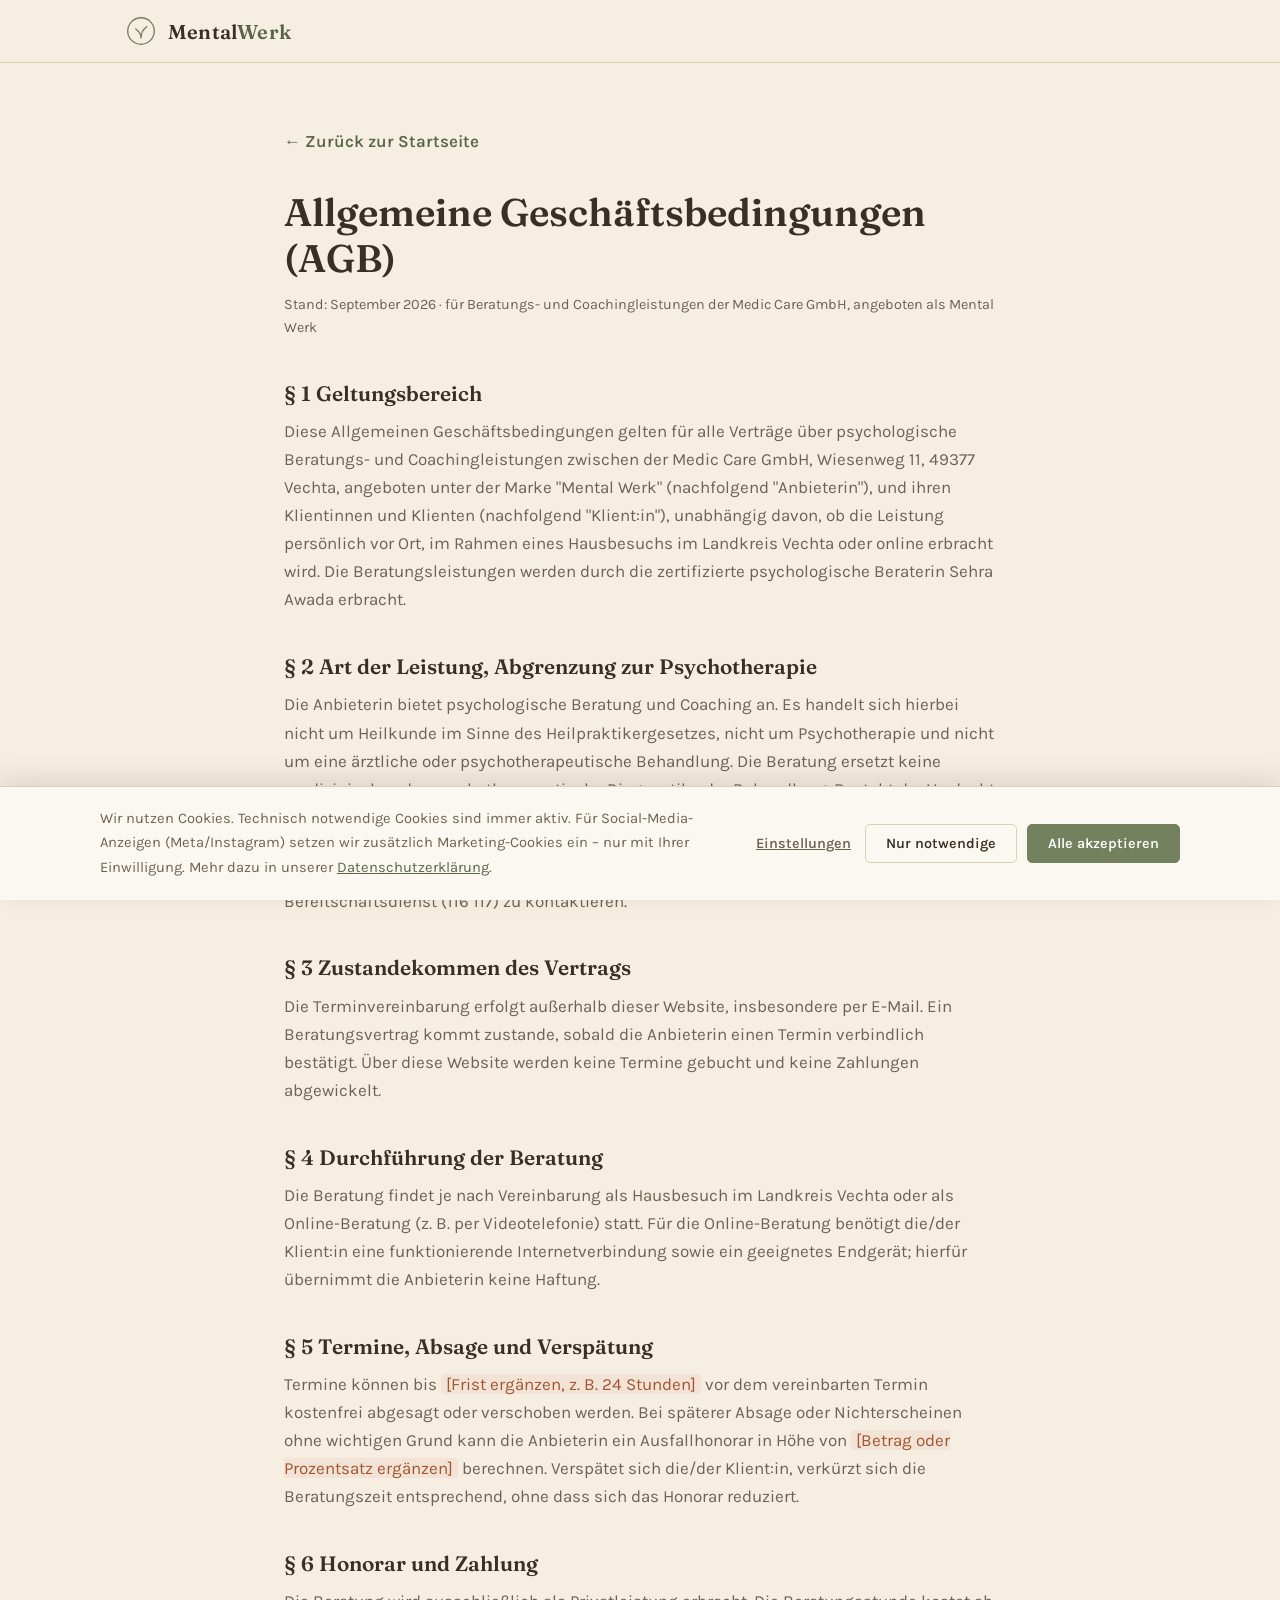
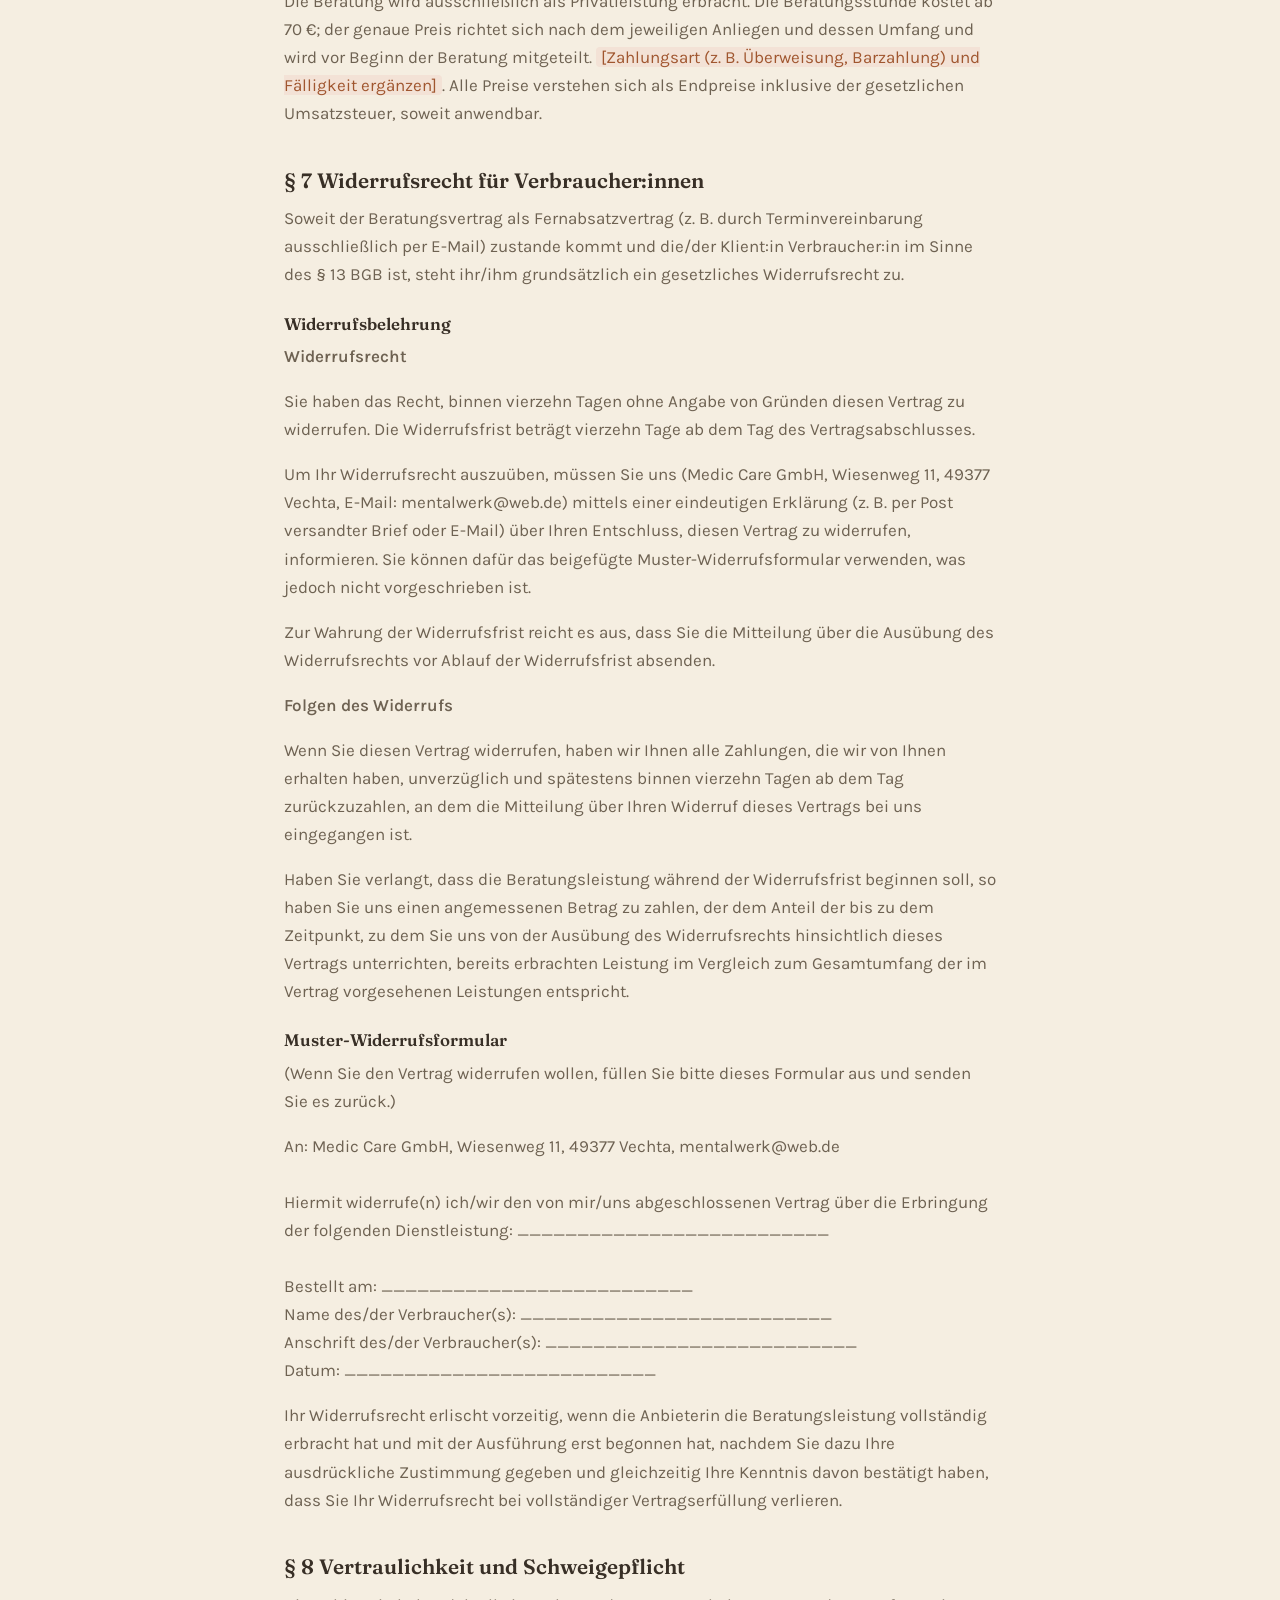
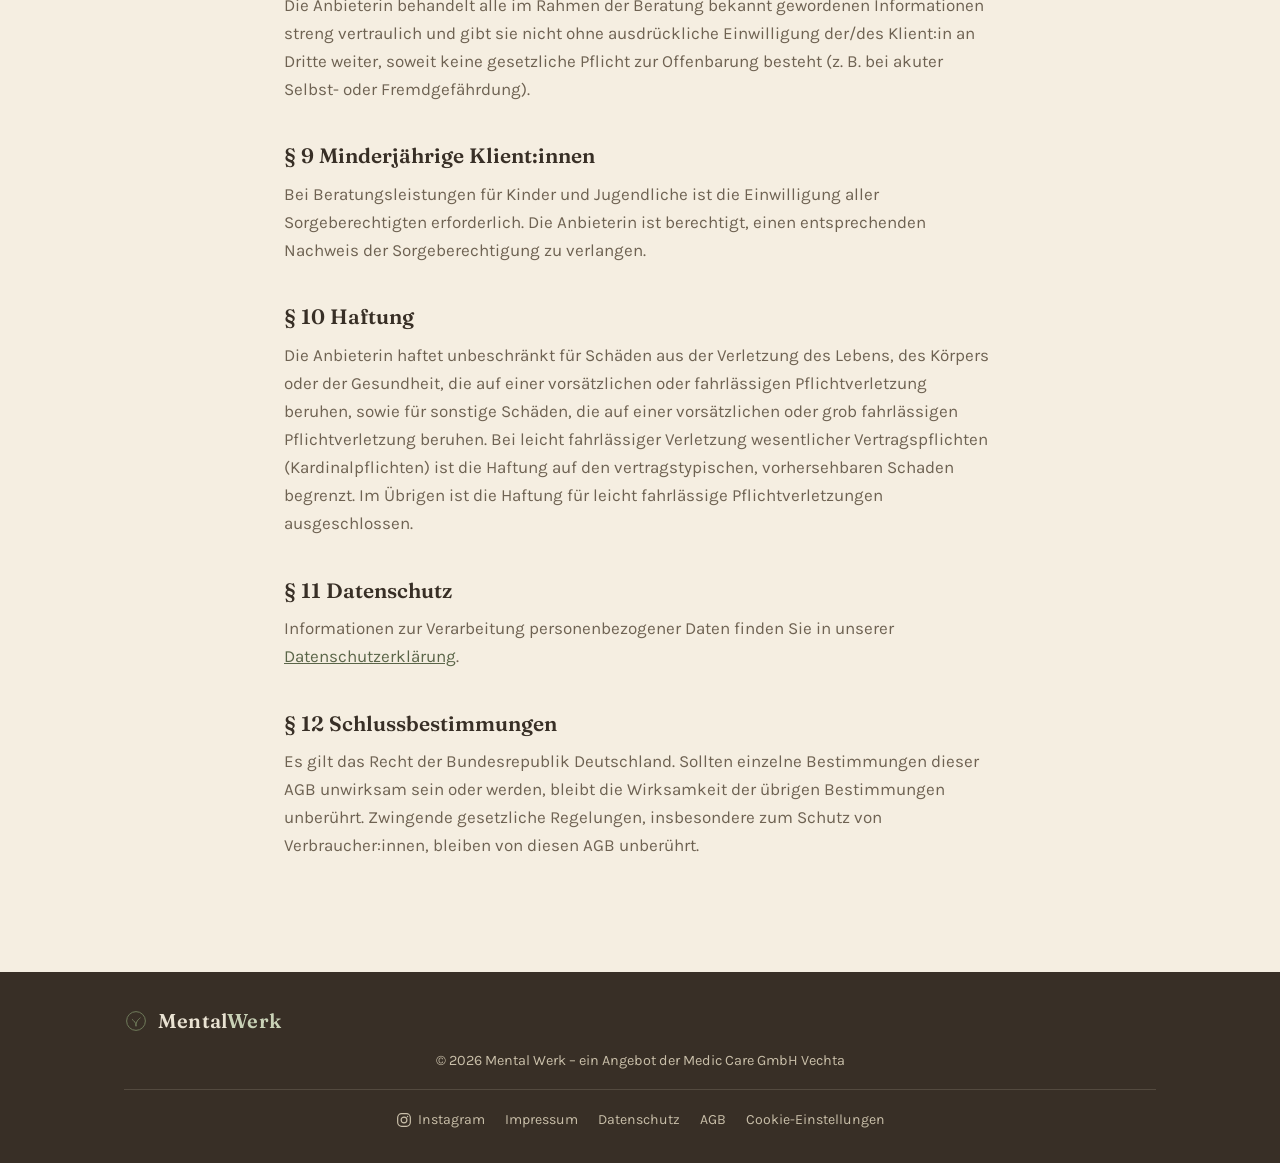
<file: agb.html>
<!DOCTYPE html>
<html lang="de">
<head>
<meta charset="UTF-8">
<meta name="viewport" content="width=device-width, initial-scale=1.0">
<meta name="color-scheme" content="light">
<title>AGB | MentalWerk</title>
<meta name="robots" content="noindex">
<link rel="stylesheet" href="assets/fonts/fonts.css">
<link rel="stylesheet" href="css/style.css">
</head>
<body>

<header class="site-header">
  <div class="wrap header-inner">
    <a class="logo" href="index.html" aria-label="MentalWerk – Startseite">
      <svg class="logo-mark" viewBox="0 0 64 64" width="34" height="34" aria-hidden="true">
        <circle cx="32" cy="32" r="25" fill="none" stroke="currentColor" stroke-width="2.5"/>
        <path d="M32 45 C32 35 27 33 22 28 M32 45 C32 33 37 29 43 24" fill="none" stroke="currentColor" stroke-width="2.5" stroke-linecap="round" stroke-linejoin="round"/>
      </svg>
      <span class="logo-word">Mental<span class="logo-word-accent">Werk</span></span>
    </a>
  </div>
</header>

<main class="legal-page">
  <a class="back-home" href="index.html">&larr; Zurück zur Startseite</a>

  <h1>Allgemeine Geschäftsbedingungen (AGB)</h1>
  <p class="legal-updated">Stand: September 2026 &middot; für Beratungs- und Coachingleistungen der Medic Care GmbH, angeboten als Mental Werk</p>

  <h2>§ 1 Geltungsbereich</h2>
  <p>
    Diese Allgemeinen Geschäftsbedingungen gelten für alle Verträge über psychologische Beratungs- und Coachingleistungen zwischen der Medic Care GmbH, Wiesenweg 11, 49377 Vechta, angeboten unter der Marke "Mental Werk" (nachfolgend "Anbieterin"), und ihren Klientinnen und Klienten (nachfolgend "Klient:in"), unabhängig davon, ob die Leistung persönlich vor Ort, im Rahmen eines Hausbesuchs im Landkreis Vechta oder online erbracht wird. Die Beratungsleistungen werden durch die zertifizierte psychologische Beraterin Sehra Awada erbracht.
  </p>

  <h2>§ 2 Art der Leistung, Abgrenzung zur Psychotherapie</h2>
  <p>
    Die Anbieterin bietet psychologische Beratung und Coaching an. Es handelt sich hierbei nicht um Heilkunde im Sinne des Heilpraktikergesetzes, nicht um Psychotherapie und nicht um eine ärztliche oder psychotherapeutische Behandlung. Die Beratung ersetzt keine medizinische oder psychotherapeutische Diagnostik oder Behandlung. Besteht der Verdacht auf eine behandlungsbedürftige psychische oder körperliche Erkrankung oder eine akute Krise, wird der/dem Klient:in empfohlen, ärztliche oder psychotherapeutische Hilfe in Anspruch zu nehmen; in akuten Krisen ist der Notruf (112) bzw. der ärztliche Bereitschaftsdienst (116 117) zu kontaktieren.
  </p>

  <h2>§ 3 Zustandekommen des Vertrags</h2>
  <p>
    Die Terminvereinbarung erfolgt außerhalb dieser Website, insbesondere per E-Mail. Ein Beratungsvertrag kommt zustande, sobald die Anbieterin einen Termin verbindlich bestätigt. Über diese Website werden keine Termine gebucht und keine Zahlungen abgewickelt.
  </p>

  <h2>§ 4 Durchführung der Beratung</h2>
  <p>
    Die Beratung findet je nach Vereinbarung als Hausbesuch im Landkreis Vechta oder als Online-Beratung (z. B. per Videotelefonie) statt. Für die Online-Beratung benötigt die/der Klient:in eine funktionierende Internetverbindung sowie ein geeignetes Endgerät; hierfür übernimmt die Anbieterin keine Haftung.
  </p>

  <h2>§ 5 Termine, Absage und Verspätung</h2>
  <p>
    Termine können bis <span class="placeholder">[Frist ergänzen, z. B. 24 Stunden]</span> vor dem vereinbarten Termin kostenfrei abgesagt oder verschoben werden. Bei späterer Absage oder Nichterscheinen ohne wichtigen Grund kann die Anbieterin ein Ausfallhonorar in Höhe von <span class="placeholder">[Betrag oder Prozentsatz ergänzen]</span> berechnen. Verspätet sich die/der Klient:in, verkürzt sich die Beratungszeit entsprechend, ohne dass sich das Honorar reduziert.
  </p>

  <h2>§ 6 Honorar und Zahlung</h2>
  <p>
    Die Beratung wird ausschließlich als Privatleistung erbracht. Die Beratungsstunde kostet ab 70 €; der genaue Preis richtet sich nach dem jeweiligen Anliegen und dessen Umfang und wird vor Beginn der Beratung mitgeteilt. <span class="placeholder">[Zahlungsart (z. B. Überweisung, Barzahlung) und Fälligkeit ergänzen]</span>. Alle Preise verstehen sich als Endpreise inklusive der gesetzlichen Umsatzsteuer, soweit anwendbar.
  </p>

  <h2>§ 7 Widerrufsrecht für Verbraucher:innen</h2>
  <p>
    Soweit der Beratungsvertrag als Fernabsatzvertrag (z. B. durch Terminvereinbarung ausschließlich per E-Mail) zustande kommt und die/der Klient:in Verbraucher:in im Sinne des § 13 BGB ist, steht ihr/ihm grundsätzlich ein gesetzliches Widerrufsrecht zu.
  </p>

  <h3>Widerrufsbelehrung</h3>
  <p><strong>Widerrufsrecht</strong></p>
  <p>
    Sie haben das Recht, binnen vierzehn Tagen ohne Angabe von Gründen diesen Vertrag zu widerrufen. Die Widerrufsfrist beträgt vierzehn Tage ab dem Tag des Vertragsabschlusses.
  </p>
  <p>
    Um Ihr Widerrufsrecht auszuüben, müssen Sie uns (Medic Care GmbH, Wiesenweg 11, 49377 Vechta, E-Mail: mentalwerk@web.de) mittels einer eindeutigen Erklärung (z. B. per Post versandter Brief oder E-Mail) über Ihren Entschluss, diesen Vertrag zu widerrufen, informieren. Sie können dafür das beigefügte Muster-Widerrufsformular verwenden, was jedoch nicht vorgeschrieben ist.
  </p>
  <p>
    Zur Wahrung der Widerrufsfrist reicht es aus, dass Sie die Mitteilung über die Ausübung des Widerrufsrechts vor Ablauf der Widerrufsfrist absenden.
  </p>
  <p><strong>Folgen des Widerrufs</strong></p>
  <p>
    Wenn Sie diesen Vertrag widerrufen, haben wir Ihnen alle Zahlungen, die wir von Ihnen erhalten haben, unverzüglich und spätestens binnen vierzehn Tagen ab dem Tag zurückzuzahlen, an dem die Mitteilung über Ihren Widerruf dieses Vertrags bei uns eingegangen ist.
  </p>
  <p>
    Haben Sie verlangt, dass die Beratungsleistung während der Widerrufsfrist beginnen soll, so haben Sie uns einen angemessenen Betrag zu zahlen, der dem Anteil der bis zu dem Zeitpunkt, zu dem Sie uns von der Ausübung des Widerrufsrechts hinsichtlich dieses Vertrags unterrichten, bereits erbrachten Leistung im Vergleich zum Gesamtumfang der im Vertrag vorgesehenen Leistungen entspricht.
  </p>

  <h3>Muster-Widerrufsformular</h3>
  <p>(Wenn Sie den Vertrag widerrufen wollen, füllen Sie bitte dieses Formular aus und senden Sie es zurück.)</p>
  <p>
    An: Medic Care GmbH, Wiesenweg 11, 49377 Vechta, mentalwerk@web.de<br><br>
    Hiermit widerrufe(n) ich/wir den von mir/uns abgeschlossenen Vertrag über die Erbringung der folgenden Dienstleistung: __________________________<br><br>
    Bestellt am: __________________________<br>
    Name des/der Verbraucher(s): __________________________<br>
    Anschrift des/der Verbraucher(s): __________________________<br>
    Datum: __________________________
  </p>
  <p>
    Ihr Widerrufsrecht erlischt vorzeitig, wenn die Anbieterin die Beratungsleistung vollständig erbracht hat und mit der Ausführung erst begonnen hat, nachdem Sie dazu Ihre ausdrückliche Zustimmung gegeben und gleichzeitig Ihre Kenntnis davon bestätigt haben, dass Sie Ihr Widerrufsrecht bei vollständiger Vertragserfüllung verlieren.
  </p>

  <h2>§ 8 Vertraulichkeit und Schweigepflicht</h2>
  <p>
    Die Anbieterin behandelt alle im Rahmen der Beratung bekannt gewordenen Informationen streng vertraulich und gibt sie nicht ohne ausdrückliche Einwilligung der/des Klient:in an Dritte weiter, soweit keine gesetzliche Pflicht zur Offenbarung besteht (z. B. bei akuter Selbst- oder Fremdgefährdung).
  </p>

  <h2>§ 9 Minderjährige Klient:innen</h2>
  <p>
    Bei Beratungsleistungen für Kinder und Jugendliche ist die Einwilligung aller Sorgeberechtigten erforderlich. Die Anbieterin ist berechtigt, einen entsprechenden Nachweis der Sorgeberechtigung zu verlangen.
  </p>

  <h2>§ 10 Haftung</h2>
  <p>
    Die Anbieterin haftet unbeschränkt für Schäden aus der Verletzung des Lebens, des Körpers oder der Gesundheit, die auf einer vorsätzlichen oder fahrlässigen Pflichtverletzung beruhen, sowie für sonstige Schäden, die auf einer vorsätzlichen oder grob fahrlässigen Pflichtverletzung beruhen. Bei leicht fahrlässiger Verletzung wesentlicher Vertragspflichten (Kardinalpflichten) ist die Haftung auf den vertragstypischen, vorhersehbaren Schaden begrenzt. Im Übrigen ist die Haftung für leicht fahrlässige Pflichtverletzungen ausgeschlossen.
  </p>

  <h2>§ 11 Datenschutz</h2>
  <p>
    Informationen zur Verarbeitung personenbezogener Daten finden Sie in unserer <a href="datenschutz.html">Datenschutzerklärung</a>.
  </p>

  <h2>§ 12 Schlussbestimmungen</h2>
  <p>
    Es gilt das Recht der Bundesrepublik Deutschland. Sollten einzelne Bestimmungen dieser AGB unwirksam sein oder werden, bleibt die Wirksamkeit der übrigen Bestimmungen unberührt. Zwingende gesetzliche Regelungen, insbesondere zum Schutz von Verbraucher:innen, bleiben von diesen AGB unberührt.
  </p>
</main>

<footer class="site-footer">
  <div class="wrap footer-inner">
    <span class="logo footer-logo">
      <svg class="logo-mark" viewBox="0 0 64 64" width="24" height="24" aria-hidden="true">
        <circle cx="32" cy="32" r="25" fill="none" stroke="currentColor" stroke-width="2.5"/>
        <path d="M32 45 C32 35 27 33 22 28 M32 45 C32 33 37 29 43 24" fill="none" stroke="currentColor" stroke-width="2.5" stroke-linecap="round" stroke-linejoin="round"/>
      </svg>
      <span class="logo-word">Mental<span class="logo-word-accent">Werk</span></span>
    </span>
    <nav class="footer-links" aria-label="Rechtliches">
      <a class="footer-social" href="https://www.instagram.com/mental.werk/" target="_blank" rel="noopener" aria-label="MentalWerk auf Instagram (öffnet in neuem Tab)">
        <svg viewBox="0 0 24 24" width="16" height="16" aria-hidden="true">
          <rect x="2.5" y="2.5" width="19" height="19" rx="6" fill="none" stroke="currentColor" stroke-width="1.8"/>
          <circle cx="12" cy="12" r="4.3" fill="none" stroke="currentColor" stroke-width="1.8"/>
          <circle cx="17.3" cy="6.7" r="1.1" fill="currentColor"/>
        </svg>
        Instagram
      </a>
      <a href="impressum.html">Impressum</a>
      <a href="datenschutz.html">Datenschutz</a>
      <a href="agb.html">AGB</a>
      <button type="button" class="footer-links-btn" id="openCookieSettings">Cookie-Einstellungen</button>
    </nav>
    <p>&copy; 2026 Mental Werk &ndash; ein Angebot der Medic Care GmbH Vechta</p>
  </div>
</footer>

<div class="cookie-banner" id="cookieBanner" role="dialog" aria-live="polite" aria-label="Cookie-Hinweis" hidden>
  <div class="cookie-banner-inner">
    <p class="cookie-banner-text">
      Wir nutzen Cookies. Technisch notwendige Cookies sind immer aktiv. Für Social-Media-Anzeigen (Meta/Instagram) setzen wir zusätzlich Marketing-Cookies ein &ndash; nur mit Ihrer Einwilligung. Mehr dazu in unserer <a href="datenschutz.html">Datenschutzerklärung</a>.
    </p>
    <div class="cookie-banner-actions">
      <button type="button" class="btn-cookie-text" id="cookieOpenSettings">Einstellungen</button>
      <button type="button" class="btn-cookie-outline" id="cookieRejectAll">Nur notwendige</button>
      <button type="button" class="btn-cookie-solid" id="cookieAcceptAll">Alle akzeptieren</button>
    </div>
  </div>
</div>

<div class="cookie-modal" id="cookieModal" role="dialog" aria-modal="true" aria-labelledby="cookieModalTitle" hidden>
  <div class="cookie-modal-backdrop" id="cookieModalBackdrop"></div>
  <div class="cookie-modal-panel">
    <h2 id="cookieModalTitle">Cookie-Einstellungen</h2>
    <p>Hier können Sie festlegen, welche Cookies diese Website verwenden darf. Notwendige Cookies sind für den Betrieb der Seite erforderlich und lassen sich nicht deaktivieren.</p>

    <div class="cookie-category">
      <div class="cookie-category-head">
        <span>Notwendig</span>
        <span class="cookie-toggle cookie-toggle-locked" aria-hidden="true"><span class="cookie-toggle-dot"></span></span>
      </div>
      <p>Erforderlich, damit die Website funktioniert und Ihre Cookie-Einstellung gespeichert werden kann. Können nicht deaktiviert werden.</p>
    </div>

    <div class="cookie-category">
      <div class="cookie-category-head">
        <label for="cookieMarketingToggle">Marketing (Meta/Instagram)</label>
        <button type="button" class="cookie-toggle" id="cookieMarketingToggle" role="switch" aria-checked="false">
          <span class="cookie-toggle-dot"></span>
        </button>
      </div>
      <p>Ermöglicht die Erfolgsmessung und Aussteuerung von Anzeigen über Meta (Facebook/Instagram). Details in der <a href="datenschutz.html">Datenschutzerklärung</a>.</p>
    </div>

    <div class="cookie-modal-actions">
      <button type="button" class="btn-cookie-outline" id="cookieModalRejectAll">Nur notwendige</button>
      <button type="button" class="btn-cookie-solid" id="cookieModalSave">Auswahl speichern</button>
    </div>
  </div>
</div>

<script src="js/cookie-consent.js"></script>
</body>
</html>
</file>
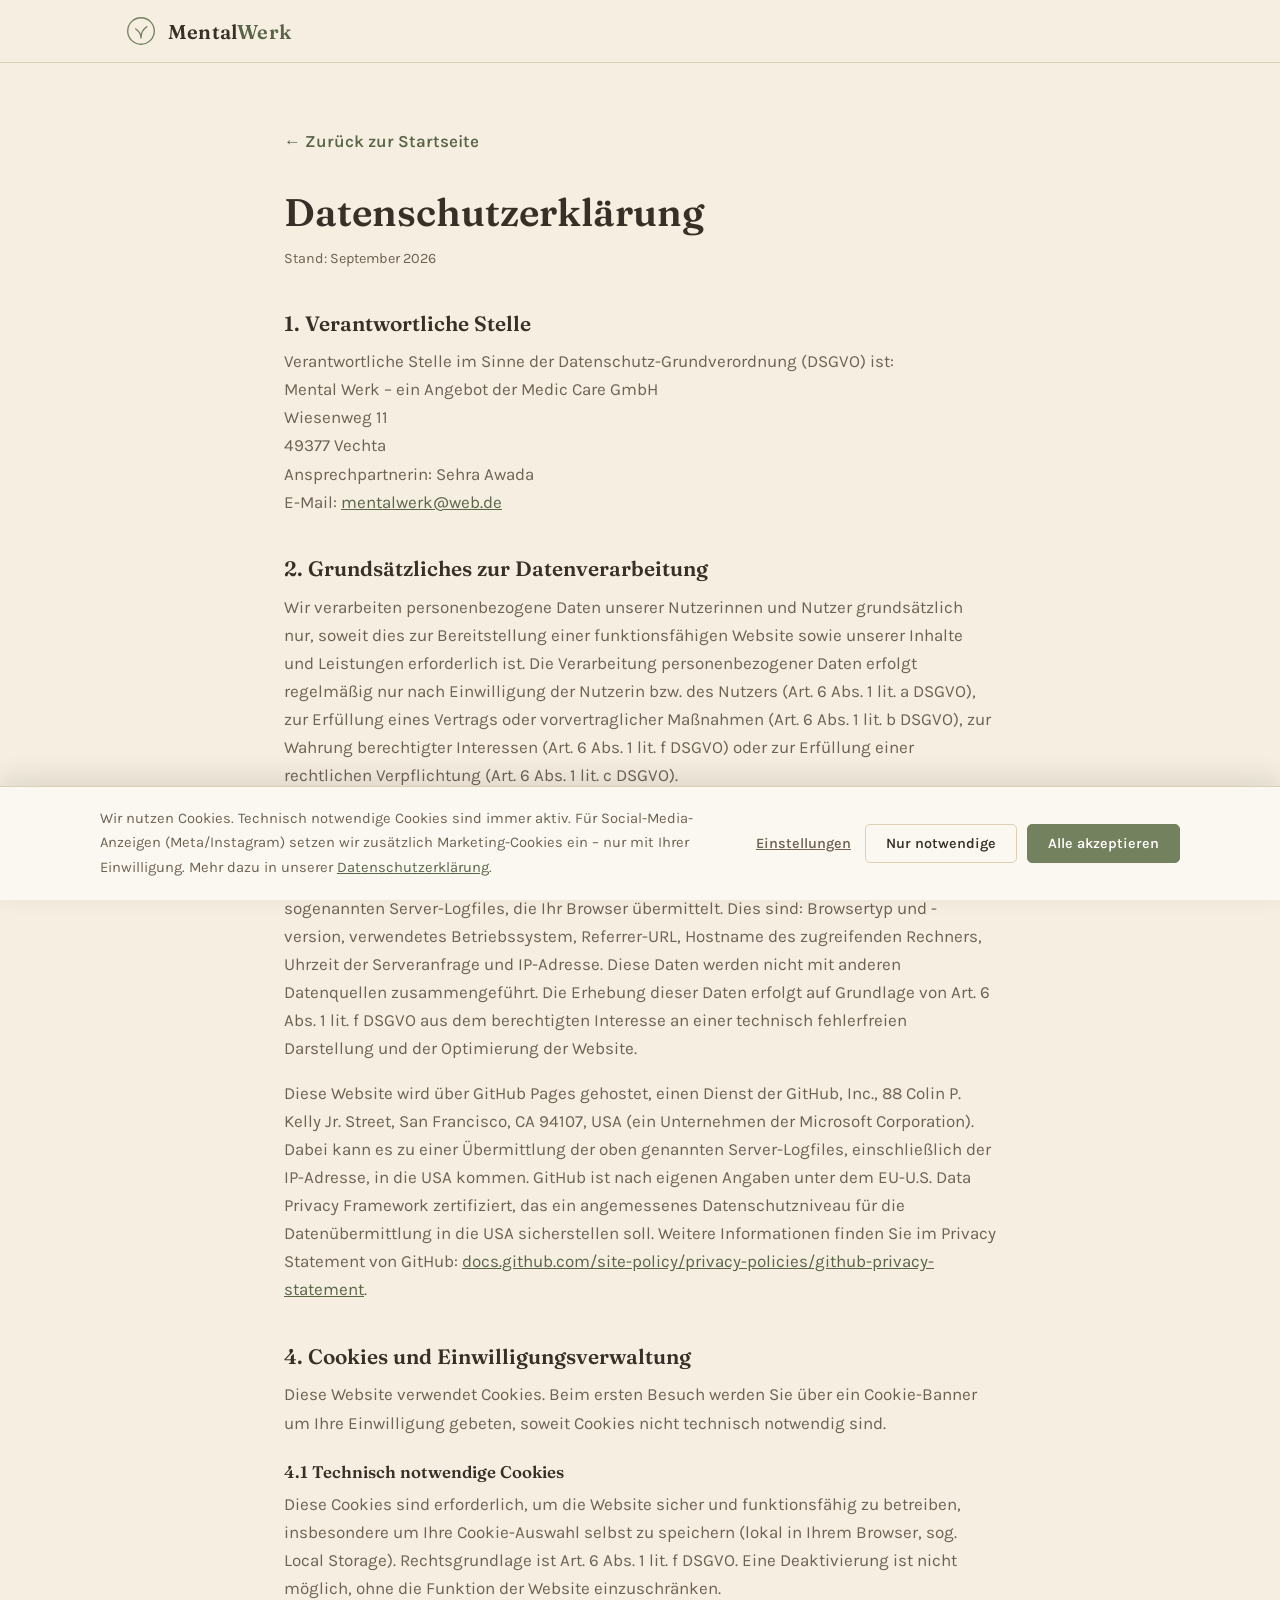
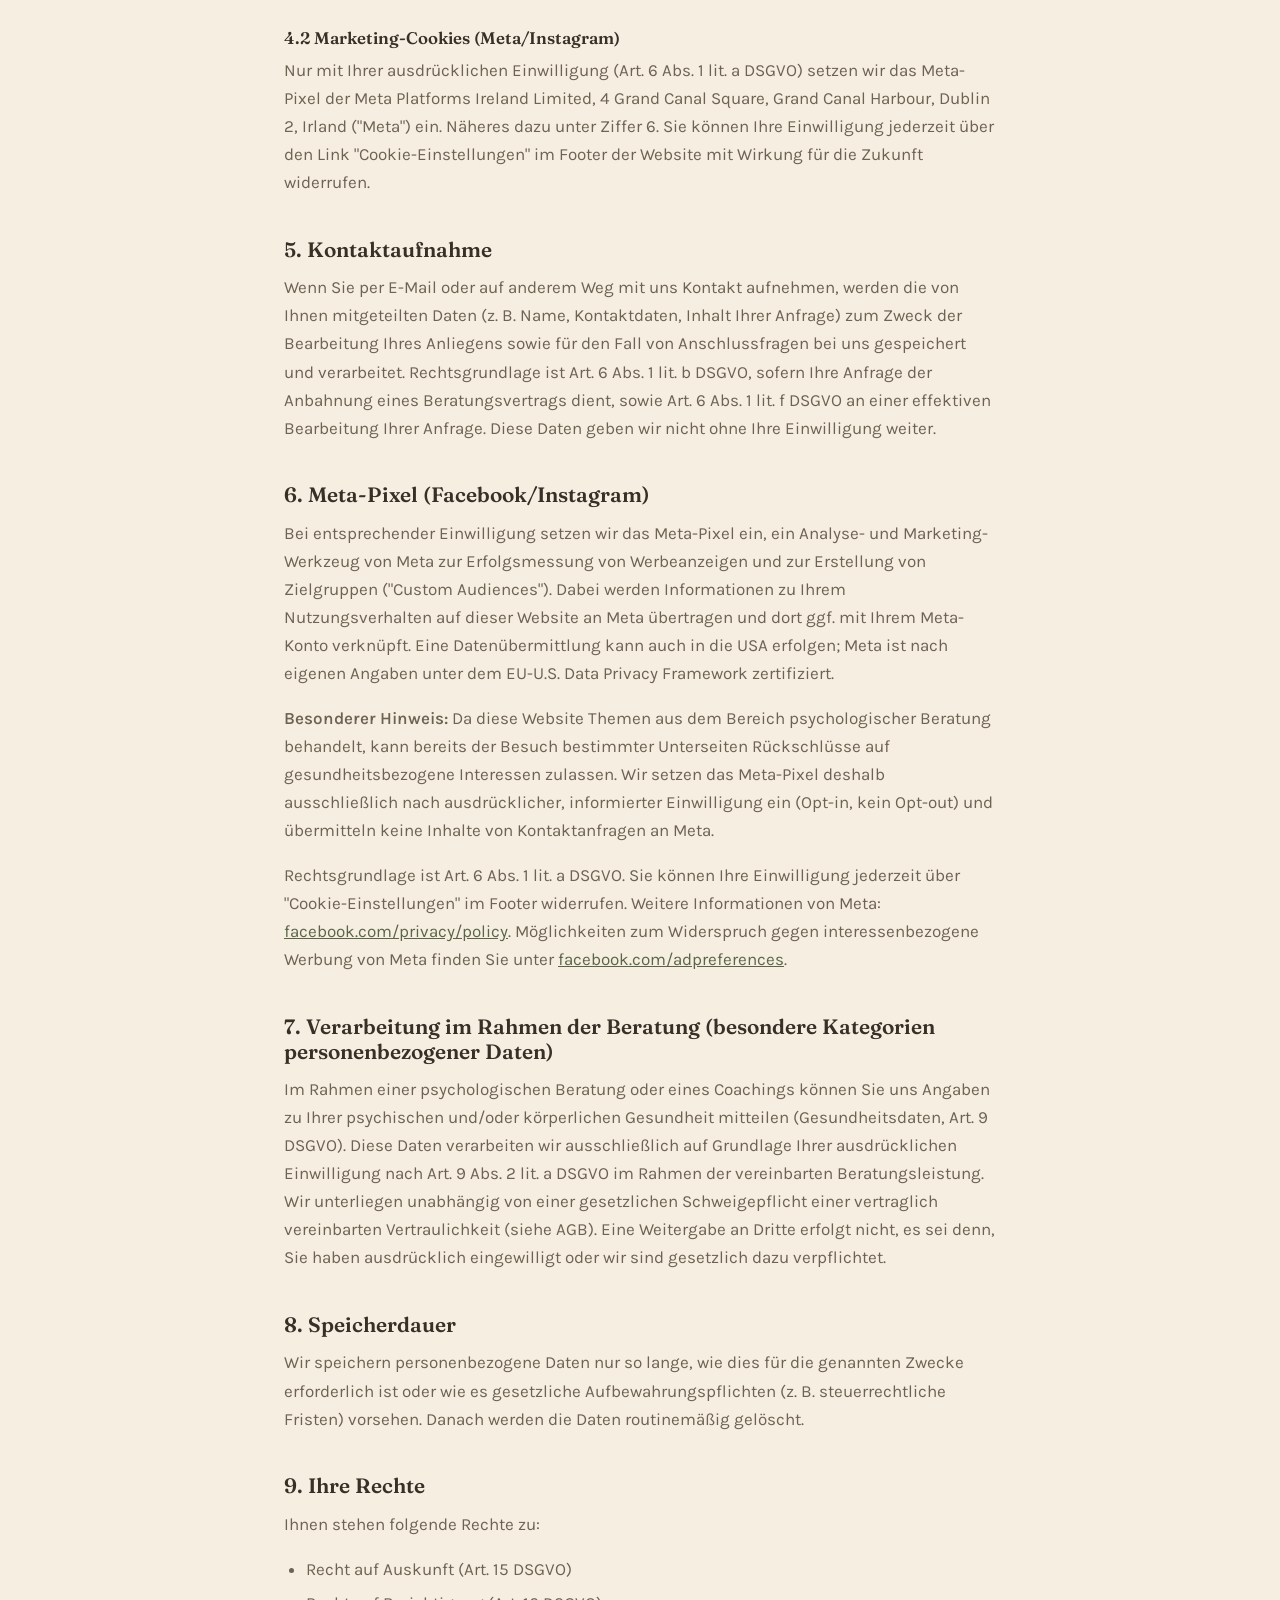
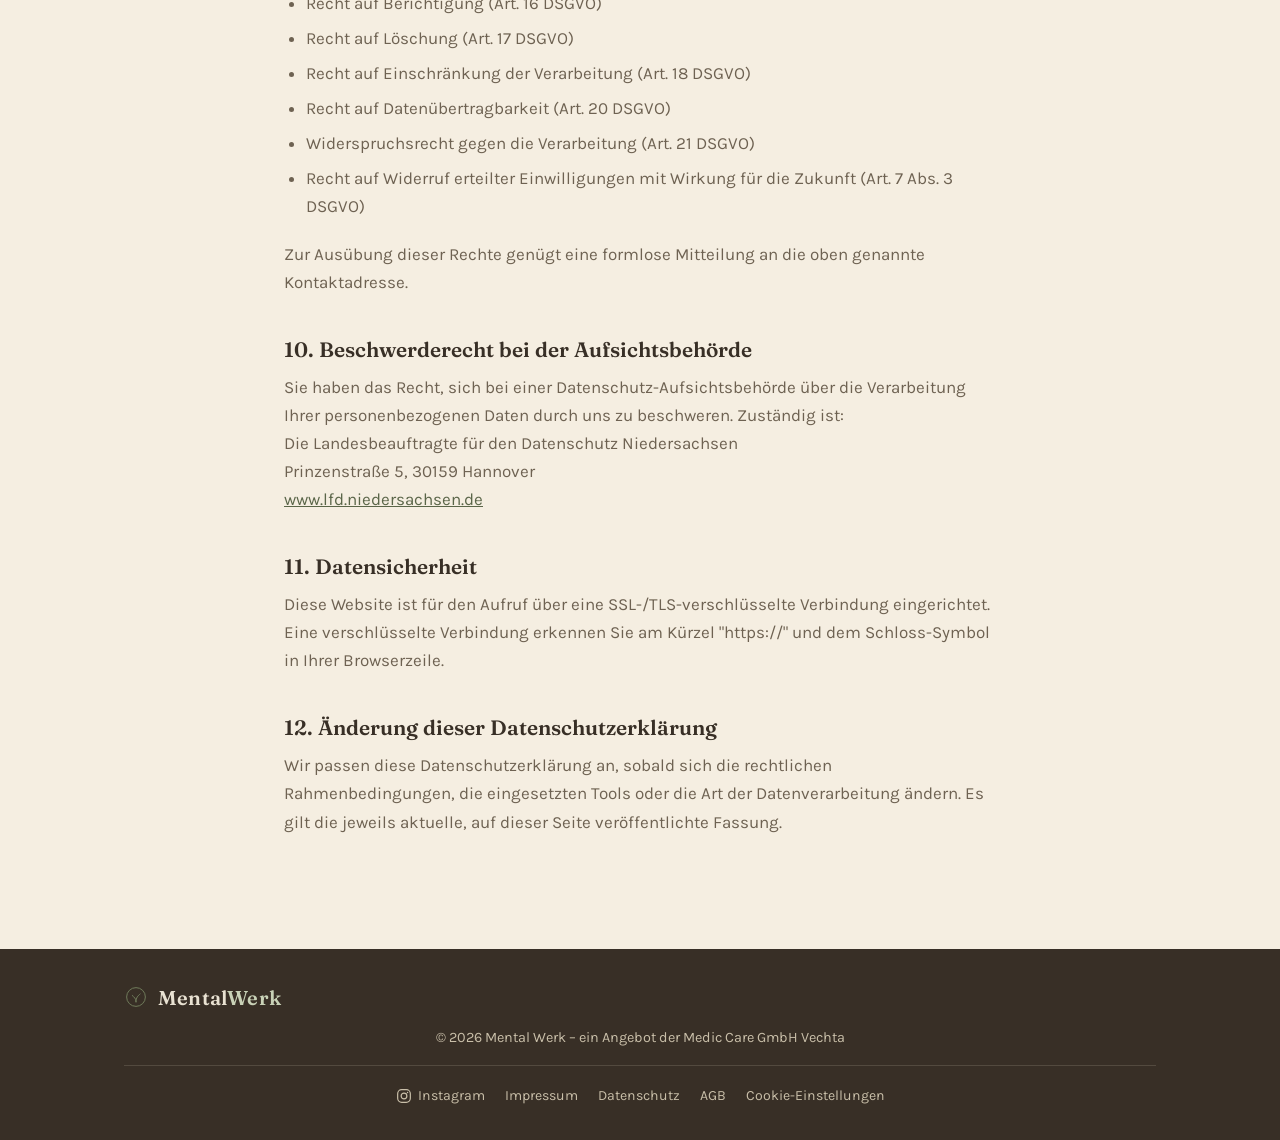
<file: datenschutz.html>
<!DOCTYPE html>
<html lang="de">
<head>
<meta charset="UTF-8">
<meta name="viewport" content="width=device-width, initial-scale=1.0">
<meta name="color-scheme" content="light">
<title>Datenschutzerklärung | MentalWerk</title>
<meta name="robots" content="noindex">
<link rel="stylesheet" href="assets/fonts/fonts.css">
<link rel="stylesheet" href="css/style.css">
</head>
<body>

<header class="site-header">
  <div class="wrap header-inner">
    <a class="logo" href="index.html" aria-label="MentalWerk – Startseite">
      <svg class="logo-mark" viewBox="0 0 64 64" width="34" height="34" aria-hidden="true">
        <circle cx="32" cy="32" r="25" fill="none" stroke="currentColor" stroke-width="2.5"/>
        <path d="M32 45 C32 35 27 33 22 28 M32 45 C32 33 37 29 43 24" fill="none" stroke="currentColor" stroke-width="2.5" stroke-linecap="round" stroke-linejoin="round"/>
      </svg>
      <span class="logo-word">Mental<span class="logo-word-accent">Werk</span></span>
    </a>
  </div>
</header>

<main class="legal-page">
  <a class="back-home" href="index.html">&larr; Zurück zur Startseite</a>

  <h1>Datenschutzerklärung</h1>
  <p class="legal-updated">Stand: September 2026</p>

  <h2>1. Verantwortliche Stelle</h2>
  <p>
    Verantwortliche Stelle im Sinne der Datenschutz-Grundverordnung (DSGVO) ist:<br>
    Mental Werk &ndash; ein Angebot der Medic Care GmbH<br>
    Wiesenweg 11<br>
    49377 Vechta<br>
    Ansprechpartnerin: Sehra Awada<br>
    E-Mail: <a href="mailto:mentalwerk@web.de">mentalwerk@web.de</a>
  </p>

  <h2>2. Grundsätzliches zur Datenverarbeitung</h2>
  <p>
    Wir verarbeiten personenbezogene Daten unserer Nutzerinnen und Nutzer grundsätzlich nur, soweit dies zur Bereitstellung einer funktionsfähigen Website sowie unserer Inhalte und Leistungen erforderlich ist. Die Verarbeitung personenbezogener Daten erfolgt regelmäßig nur nach Einwilligung der Nutzerin bzw. des Nutzers (Art. 6 Abs. 1 lit. a DSGVO), zur Erfüllung eines Vertrags oder vorvertraglicher Maßnahmen (Art. 6 Abs. 1 lit. b DSGVO), zur Wahrung berechtigter Interessen (Art. 6 Abs. 1 lit. f DSGVO) oder zur Erfüllung einer rechtlichen Verpflichtung (Art. 6 Abs. 1 lit. c DSGVO).
  </p>

  <h2>3. Bereitstellung der Website / Server-Logfiles</h2>
  <p>
    Beim Aufruf dieser Website erhebt der Hosting-Anbieter automatisch Informationen in sogenannten Server-Logfiles, die Ihr Browser übermittelt. Dies sind: Browsertyp und -version, verwendetes Betriebssystem, Referrer-URL, Hostname des zugreifenden Rechners, Uhrzeit der Serveranfrage und IP-Adresse. Diese Daten werden nicht mit anderen Datenquellen zusammengeführt. Die Erhebung dieser Daten erfolgt auf Grundlage von Art. 6 Abs. 1 lit. f DSGVO aus dem berechtigten Interesse an einer technisch fehlerfreien Darstellung und der Optimierung der Website.
  </p>
  <p>
    Diese Website wird über GitHub Pages gehostet, einen Dienst der GitHub, Inc., 88 Colin P. Kelly Jr. Street, San Francisco, CA 94107, USA (ein Unternehmen der Microsoft Corporation). Dabei kann es zu einer Übermittlung der oben genannten Server-Logfiles, einschließlich der IP-Adresse, in die USA kommen. GitHub ist nach eigenen Angaben unter dem EU-U.S. Data Privacy Framework zertifiziert, das ein angemessenes Datenschutzniveau für die Datenübermittlung in die USA sicherstellen soll. Weitere Informationen finden Sie im Privacy Statement von GitHub: <a href="https://docs.github.com/site-policy/privacy-policies/github-privacy-statement" target="_blank" rel="noopener">docs.github.com/site-policy/privacy-policies/github-privacy-statement</a>.
  </p>

  <h2>4. Cookies und Einwilligungsverwaltung</h2>
  <p>
    Diese Website verwendet Cookies. Beim ersten Besuch werden Sie über ein Cookie-Banner um Ihre Einwilligung gebeten, soweit Cookies nicht technisch notwendig sind.
  </p>
  <h3>4.1 Technisch notwendige Cookies</h3>
  <p>
    Diese Cookies sind erforderlich, um die Website sicher und funktionsfähig zu betreiben, insbesondere um Ihre Cookie-Auswahl selbst zu speichern (lokal in Ihrem Browser, sog. Local Storage). Rechtsgrundlage ist Art. 6 Abs. 1 lit. f DSGVO. Eine Deaktivierung ist nicht möglich, ohne die Funktion der Website einzuschränken.
  </p>
  <h3>4.2 Marketing-Cookies (Meta/Instagram)</h3>
  <p>
    Nur mit Ihrer ausdrücklichen Einwilligung (Art. 6 Abs. 1 lit. a DSGVO) setzen wir das Meta-Pixel der Meta Platforms Ireland Limited, 4 Grand Canal Square, Grand Canal Harbour, Dublin 2, Irland ("Meta") ein. Näheres dazu unter Ziffer 6. Sie können Ihre Einwilligung jederzeit über den Link "Cookie-Einstellungen" im Footer der Website mit Wirkung für die Zukunft widerrufen.
  </p>

  <h2>5. Kontaktaufnahme</h2>
  <p>
    Wenn Sie per E-Mail oder auf anderem Weg mit uns Kontakt aufnehmen, werden die von Ihnen mitgeteilten Daten (z. B. Name, Kontaktdaten, Inhalt Ihrer Anfrage) zum Zweck der Bearbeitung Ihres Anliegens sowie für den Fall von Anschlussfragen bei uns gespeichert und verarbeitet. Rechtsgrundlage ist Art. 6 Abs. 1 lit. b DSGVO, sofern Ihre Anfrage der Anbahnung eines Beratungsvertrags dient, sowie Art. 6 Abs. 1 lit. f DSGVO an einer effektiven Bearbeitung Ihrer Anfrage. Diese Daten geben wir nicht ohne Ihre Einwilligung weiter.
  </p>

  <h2>6. Meta-Pixel (Facebook/Instagram)</h2>
  <p>
    Bei entsprechender Einwilligung setzen wir das Meta-Pixel ein, ein Analyse- und Marketing-Werkzeug von Meta zur Erfolgsmessung von Werbeanzeigen und zur Erstellung von Zielgruppen ("Custom Audiences"). Dabei werden Informationen zu Ihrem Nutzungsverhalten auf dieser Website an Meta übertragen und dort ggf. mit Ihrem Meta-Konto verknüpft. Eine Datenübermittlung kann auch in die USA erfolgen; Meta ist nach eigenen Angaben unter dem EU-U.S. Data Privacy Framework zertifiziert.
  </p>
  <p>
    <strong>Besonderer Hinweis:</strong> Da diese Website Themen aus dem Bereich psychologischer Beratung behandelt, kann bereits der Besuch bestimmter Unterseiten Rückschlüsse auf gesundheitsbezogene Interessen zulassen. Wir setzen das Meta-Pixel deshalb ausschließlich nach ausdrücklicher, informierter Einwilligung ein (Opt-in, kein Opt-out) und übermitteln keine Inhalte von Kontaktanfragen an Meta.
  </p>
  <p>
    Rechtsgrundlage ist Art. 6 Abs. 1 lit. a DSGVO. Sie können Ihre Einwilligung jederzeit über "Cookie-Einstellungen" im Footer widerrufen. Weitere Informationen von Meta: <a href="https://www.facebook.com/privacy/policy/" target="_blank" rel="noopener">facebook.com/privacy/policy</a>. Möglichkeiten zum Widerspruch gegen interessenbezogene Werbung von Meta finden Sie unter <a href="https://www.facebook.com/adpreferences/ad_settings/" target="_blank" rel="noopener">facebook.com/adpreferences</a>.
  </p>

  <h2>7. Verarbeitung im Rahmen der Beratung (besondere Kategorien personenbezogener Daten)</h2>
  <p>
    Im Rahmen einer psychologischen Beratung oder eines Coachings können Sie uns Angaben zu Ihrer psychischen und/oder körperlichen Gesundheit mitteilen (Gesundheitsdaten, Art. 9 DSGVO). Diese Daten verarbeiten wir ausschließlich auf Grundlage Ihrer ausdrücklichen Einwilligung nach Art. 9 Abs. 2 lit. a DSGVO im Rahmen der vereinbarten Beratungsleistung. Wir unterliegen unabhängig von einer gesetzlichen Schweigepflicht einer vertraglich vereinbarten Vertraulichkeit (siehe AGB). Eine Weitergabe an Dritte erfolgt nicht, es sei denn, Sie haben ausdrücklich eingewilligt oder wir sind gesetzlich dazu verpflichtet.
  </p>

  <h2>8. Speicherdauer</h2>
  <p>
    Wir speichern personenbezogene Daten nur so lange, wie dies für die genannten Zwecke erforderlich ist oder wie es gesetzliche Aufbewahrungspflichten (z. B. steuerrechtliche Fristen) vorsehen. Danach werden die Daten routinemäßig gelöscht.
  </p>

  <h2>9. Ihre Rechte</h2>
  <p>Ihnen stehen folgende Rechte zu:</p>
  <ul>
    <li>Recht auf Auskunft (Art. 15 DSGVO)</li>
    <li>Recht auf Berichtigung (Art. 16 DSGVO)</li>
    <li>Recht auf Löschung (Art. 17 DSGVO)</li>
    <li>Recht auf Einschränkung der Verarbeitung (Art. 18 DSGVO)</li>
    <li>Recht auf Datenübertragbarkeit (Art. 20 DSGVO)</li>
    <li>Widerspruchsrecht gegen die Verarbeitung (Art. 21 DSGVO)</li>
    <li>Recht auf Widerruf erteilter Einwilligungen mit Wirkung für die Zukunft (Art. 7 Abs. 3 DSGVO)</li>
  </ul>
  <p>
    Zur Ausübung dieser Rechte genügt eine formlose Mitteilung an die oben genannte Kontaktadresse.
  </p>

  <h2>10. Beschwerderecht bei der Aufsichtsbehörde</h2>
  <p>
    Sie haben das Recht, sich bei einer Datenschutz-Aufsichtsbehörde über die Verarbeitung Ihrer personenbezogenen Daten durch uns zu beschweren. Zuständig ist:<br>
    Die Landesbeauftragte für den Datenschutz Niedersachsen<br>
    Prinzenstraße 5, 30159 Hannover<br>
    <a href="https://www.lfd.niedersachsen.de" target="_blank" rel="noopener">www.lfd.niedersachsen.de</a>
  </p>

  <h2>11. Datensicherheit</h2>
  <p>
    Diese Website ist für den Aufruf über eine SSL-/TLS-verschlüsselte Verbindung eingerichtet. Eine verschlüsselte Verbindung erkennen Sie am Kürzel "https://" und dem Schloss-Symbol in Ihrer Browserzeile.
  </p>

  <h2>12. Änderung dieser Datenschutzerklärung</h2>
  <p>
    Wir passen diese Datenschutzerklärung an, sobald sich die rechtlichen Rahmenbedingungen, die eingesetzten Tools oder die Art der Datenverarbeitung ändern. Es gilt die jeweils aktuelle, auf dieser Seite veröffentlichte Fassung.
  </p>
</main>

<footer class="site-footer">
  <div class="wrap footer-inner">
    <span class="logo footer-logo">
      <svg class="logo-mark" viewBox="0 0 64 64" width="24" height="24" aria-hidden="true">
        <circle cx="32" cy="32" r="25" fill="none" stroke="currentColor" stroke-width="2.5"/>
        <path d="M32 45 C32 35 27 33 22 28 M32 45 C32 33 37 29 43 24" fill="none" stroke="currentColor" stroke-width="2.5" stroke-linecap="round" stroke-linejoin="round"/>
      </svg>
      <span class="logo-word">Mental<span class="logo-word-accent">Werk</span></span>
    </span>
    <nav class="footer-links" aria-label="Rechtliches">
      <a class="footer-social" href="https://www.instagram.com/mental.werk/" target="_blank" rel="noopener" aria-label="MentalWerk auf Instagram (öffnet in neuem Tab)">
        <svg viewBox="0 0 24 24" width="16" height="16" aria-hidden="true">
          <rect x="2.5" y="2.5" width="19" height="19" rx="6" fill="none" stroke="currentColor" stroke-width="1.8"/>
          <circle cx="12" cy="12" r="4.3" fill="none" stroke="currentColor" stroke-width="1.8"/>
          <circle cx="17.3" cy="6.7" r="1.1" fill="currentColor"/>
        </svg>
        Instagram
      </a>
      <a href="impressum.html">Impressum</a>
      <a href="datenschutz.html">Datenschutz</a>
      <a href="agb.html">AGB</a>
      <button type="button" class="footer-links-btn" id="openCookieSettings">Cookie-Einstellungen</button>
    </nav>
    <p>&copy; 2026 Mental Werk &ndash; ein Angebot der Medic Care GmbH Vechta</p>
  </div>
</footer>

<div class="cookie-banner" id="cookieBanner" role="dialog" aria-live="polite" aria-label="Cookie-Hinweis" hidden>
  <div class="cookie-banner-inner">
    <p class="cookie-banner-text">
      Wir nutzen Cookies. Technisch notwendige Cookies sind immer aktiv. Für Social-Media-Anzeigen (Meta/Instagram) setzen wir zusätzlich Marketing-Cookies ein &ndash; nur mit Ihrer Einwilligung. Mehr dazu in unserer <a href="datenschutz.html">Datenschutzerklärung</a>.
    </p>
    <div class="cookie-banner-actions">
      <button type="button" class="btn-cookie-text" id="cookieOpenSettings">Einstellungen</button>
      <button type="button" class="btn-cookie-outline" id="cookieRejectAll">Nur notwendige</button>
      <button type="button" class="btn-cookie-solid" id="cookieAcceptAll">Alle akzeptieren</button>
    </div>
  </div>
</div>

<div class="cookie-modal" id="cookieModal" role="dialog" aria-modal="true" aria-labelledby="cookieModalTitle" hidden>
  <div class="cookie-modal-backdrop" id="cookieModalBackdrop"></div>
  <div class="cookie-modal-panel">
    <h2 id="cookieModalTitle">Cookie-Einstellungen</h2>
    <p>Hier können Sie festlegen, welche Cookies diese Website verwenden darf. Notwendige Cookies sind für den Betrieb der Seite erforderlich und lassen sich nicht deaktivieren.</p>

    <div class="cookie-category">
      <div class="cookie-category-head">
        <span>Notwendig</span>
        <span class="cookie-toggle cookie-toggle-locked" aria-hidden="true"><span class="cookie-toggle-dot"></span></span>
      </div>
      <p>Erforderlich, damit die Website funktioniert und Ihre Cookie-Einstellung gespeichert werden kann. Können nicht deaktiviert werden.</p>
    </div>

    <div class="cookie-category">
      <div class="cookie-category-head">
        <label for="cookieMarketingToggle">Marketing (Meta/Instagram)</label>
        <button type="button" class="cookie-toggle" id="cookieMarketingToggle" role="switch" aria-checked="false">
          <span class="cookie-toggle-dot"></span>
        </button>
      </div>
      <p>Ermöglicht die Erfolgsmessung und Aussteuerung von Anzeigen über Meta (Facebook/Instagram). Dabei werden Daten an Meta Platforms Ireland Ltd. übertragen. Details oben in dieser Datenschutzerklärung.</p>
    </div>

    <div class="cookie-modal-actions">
      <button type="button" class="btn-cookie-outline" id="cookieModalRejectAll">Nur notwendige</button>
      <button type="button" class="btn-cookie-solid" id="cookieModalSave">Auswahl speichern</button>
    </div>
  </div>
</div>

<script src="js/cookie-consent.js"></script>
</body>
</html>
</file>
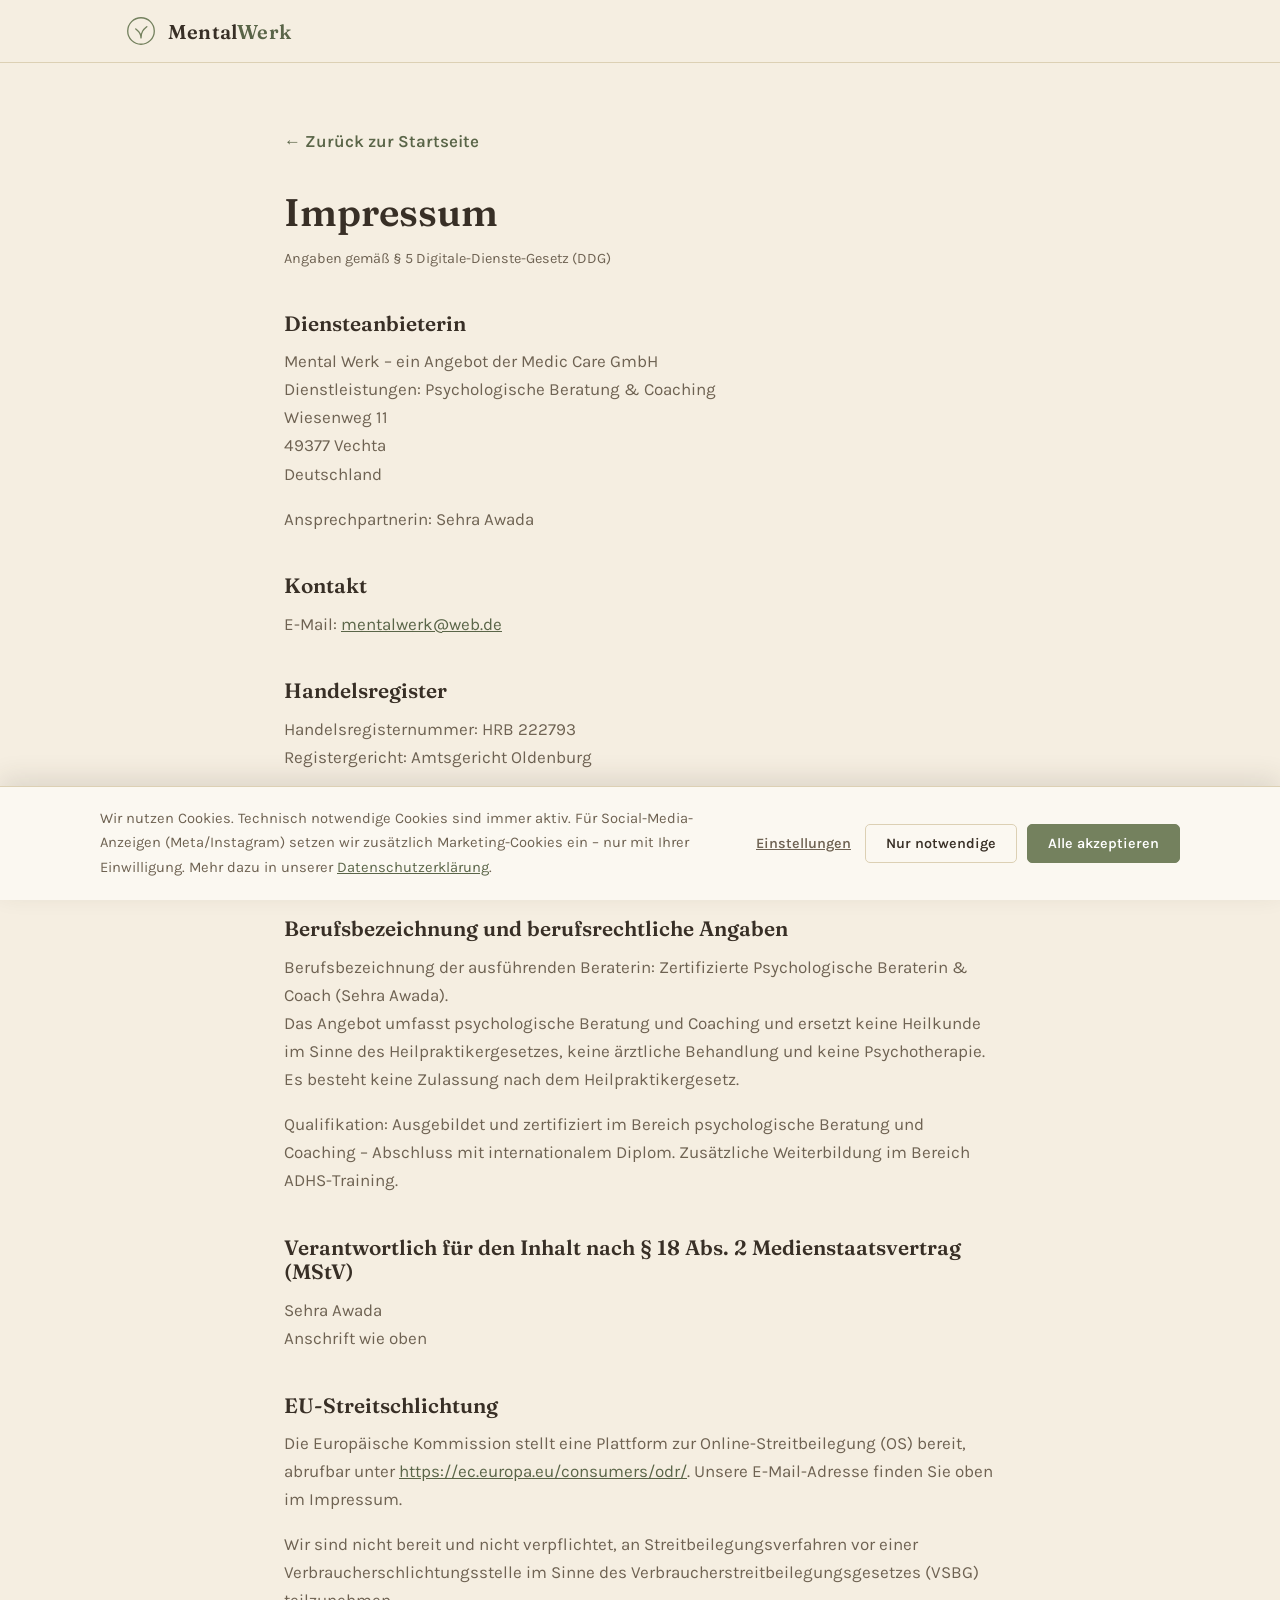
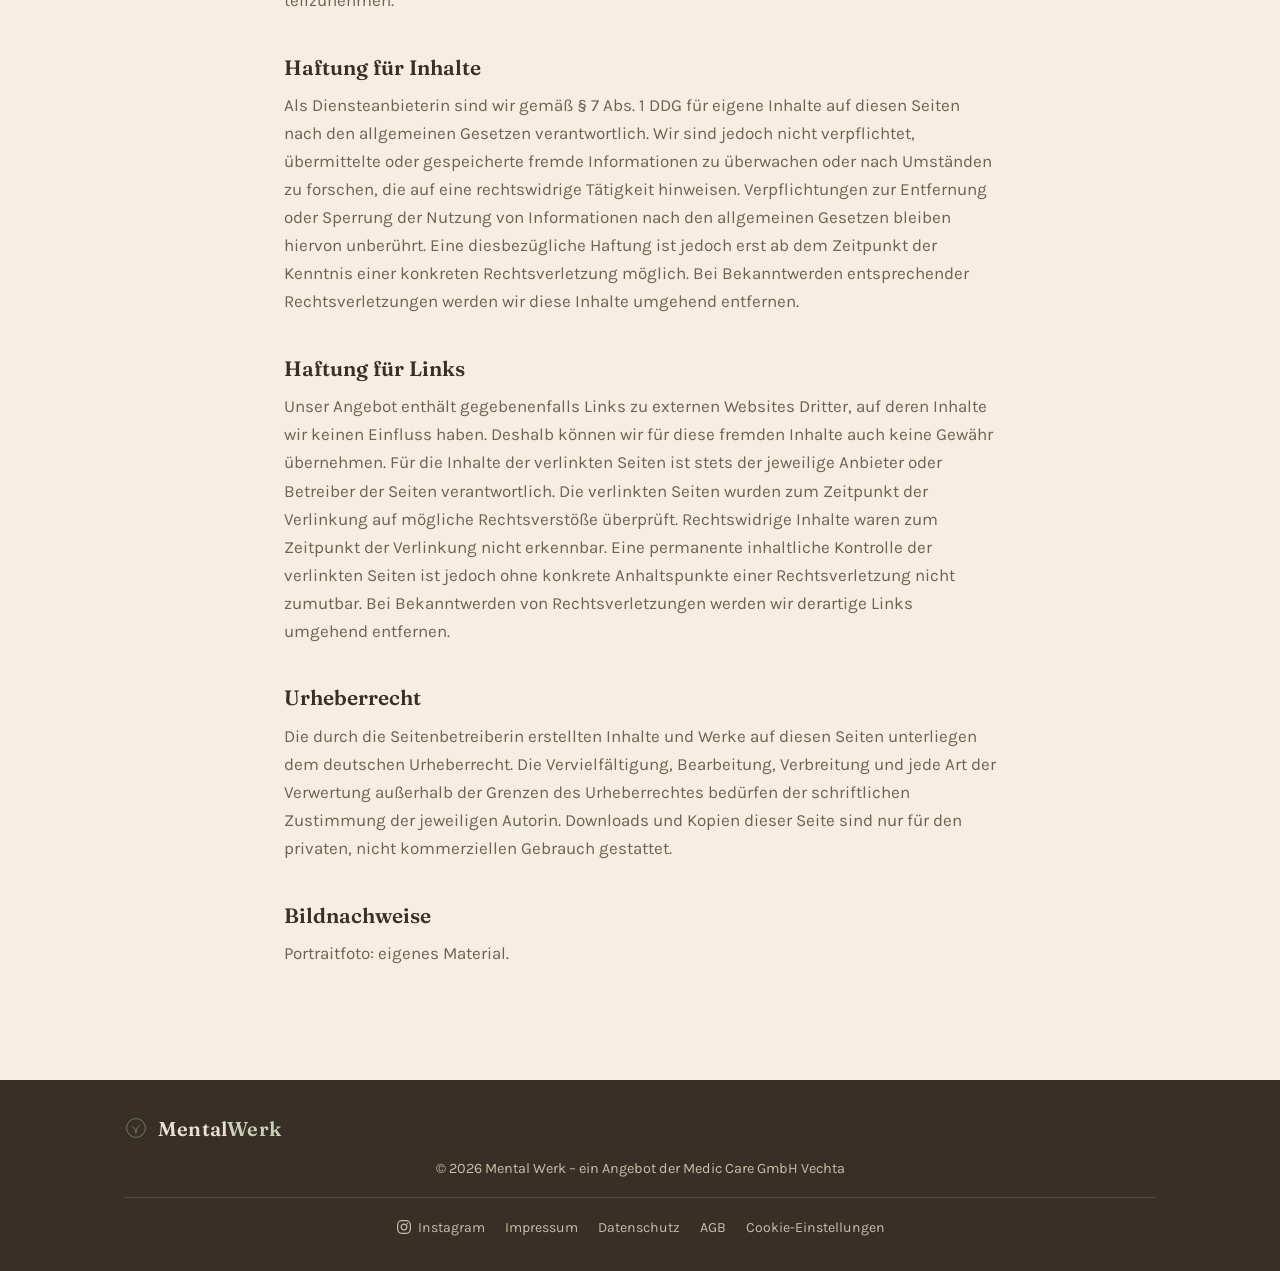
<file: impressum.html>
<!DOCTYPE html>
<html lang="de">
<head>
<meta charset="UTF-8">
<meta name="viewport" content="width=device-width, initial-scale=1.0">
<meta name="color-scheme" content="light">
<title>Impressum | MentalWerk</title>
<meta name="robots" content="noindex">
<link rel="stylesheet" href="assets/fonts/fonts.css">
<link rel="stylesheet" href="css/style.css">
</head>
<body>

<header class="site-header">
  <div class="wrap header-inner">
    <a class="logo" href="index.html" aria-label="MentalWerk – Startseite">
      <svg class="logo-mark" viewBox="0 0 64 64" width="34" height="34" aria-hidden="true">
        <circle cx="32" cy="32" r="25" fill="none" stroke="currentColor" stroke-width="2.5"/>
        <path d="M32 45 C32 35 27 33 22 28 M32 45 C32 33 37 29 43 24" fill="none" stroke="currentColor" stroke-width="2.5" stroke-linecap="round" stroke-linejoin="round"/>
      </svg>
      <span class="logo-word">Mental<span class="logo-word-accent">Werk</span></span>
    </a>
  </div>
</header>

<main class="legal-page">
  <a class="back-home" href="index.html">&larr; Zurück zur Startseite</a>

  <h1>Impressum</h1>
  <p class="legal-updated">Angaben gemäß § 5 Digitale-Dienste-Gesetz (DDG)</p>

  <h2>Diensteanbieterin</h2>
  <p>
    Mental Werk &ndash; ein Angebot der Medic Care GmbH<br>
    Dienstleistungen: Psychologische Beratung &amp; Coaching<br>
    Wiesenweg 11<br>
    49377 Vechta<br>
    Deutschland
  </p>
  <p>Ansprechpartnerin: Sehra Awada</p>

  <h2>Kontakt</h2>
  <p>
    E-Mail: <a href="mailto:mentalwerk@web.de">mentalwerk@web.de</a>
  </p>

  <h2>Handelsregister</h2>
  <p>
    Handelsregisternummer: HRB 222793<br>
    Registergericht: Amtsgericht Oldenburg
  </p>

  <h2>Wirtschafts-Identifikationsnummer</h2>
  <p>
    Wirtschafts-Identifikationsnummer gemäß § 139c AO: DE458417866
  </p>

  <h2>Berufsbezeichnung und berufsrechtliche Angaben</h2>
  <p>
    Berufsbezeichnung der ausführenden Beraterin: Zertifizierte Psychologische Beraterin &amp; Coach (Sehra Awada).<br>
    Das Angebot umfasst psychologische Beratung und Coaching und ersetzt keine Heilkunde im Sinne des Heilpraktikergesetzes, keine ärztliche Behandlung und keine Psychotherapie. Es besteht keine Zulassung nach dem Heilpraktikergesetz.
  </p>
  <p>Qualifikation: Ausgebildet und zertifiziert im Bereich psychologische Beratung und Coaching &ndash; Abschluss mit internationalem Diplom. Zusätzliche Weiterbildung im Bereich ADHS-Training.</p>

  <h2>Verantwortlich für den Inhalt nach § 18 Abs. 2 Medienstaatsvertrag (MStV)</h2>
  <p>
    Sehra Awada<br>
    Anschrift wie oben
  </p>

  <h2>EU-Streitschlichtung</h2>
  <p>
    Die Europäische Kommission stellt eine Plattform zur Online-Streitbeilegung (OS) bereit, abrufbar unter
    <a href="https://ec.europa.eu/consumers/odr/" target="_blank" rel="noopener">https://ec.europa.eu/consumers/odr/</a>.
    Unsere E-Mail-Adresse finden Sie oben im Impressum.
  </p>
  <p>
    Wir sind nicht bereit und nicht verpflichtet, an Streitbeilegungsverfahren vor einer Verbraucherschlichtungsstelle im Sinne des Verbraucherstreitbeilegungsgesetzes (VSBG) teilzunehmen.
  </p>

  <h2>Haftung für Inhalte</h2>
  <p>
    Als Diensteanbieterin sind wir gemäß § 7 Abs. 1 DDG für eigene Inhalte auf diesen Seiten nach den allgemeinen Gesetzen verantwortlich. Wir sind jedoch nicht verpflichtet, übermittelte oder gespeicherte fremde Informationen zu überwachen oder nach Umständen zu forschen, die auf eine rechtswidrige Tätigkeit hinweisen. Verpflichtungen zur Entfernung oder Sperrung der Nutzung von Informationen nach den allgemeinen Gesetzen bleiben hiervon unberührt. Eine diesbezügliche Haftung ist jedoch erst ab dem Zeitpunkt der Kenntnis einer konkreten Rechtsverletzung möglich. Bei Bekanntwerden entsprechender Rechtsverletzungen werden wir diese Inhalte umgehend entfernen.
  </p>

  <h2>Haftung für Links</h2>
  <p>
    Unser Angebot enthält gegebenenfalls Links zu externen Websites Dritter, auf deren Inhalte wir keinen Einfluss haben. Deshalb können wir für diese fremden Inhalte auch keine Gewähr übernehmen. Für die Inhalte der verlinkten Seiten ist stets der jeweilige Anbieter oder Betreiber der Seiten verantwortlich. Die verlinkten Seiten wurden zum Zeitpunkt der Verlinkung auf mögliche Rechtsverstöße überprüft. Rechtswidrige Inhalte waren zum Zeitpunkt der Verlinkung nicht erkennbar. Eine permanente inhaltliche Kontrolle der verlinkten Seiten ist jedoch ohne konkrete Anhaltspunkte einer Rechtsverletzung nicht zumutbar. Bei Bekanntwerden von Rechtsverletzungen werden wir derartige Links umgehend entfernen.
  </p>

  <h2>Urheberrecht</h2>
  <p>
    Die durch die Seitenbetreiberin erstellten Inhalte und Werke auf diesen Seiten unterliegen dem deutschen Urheberrecht. Die Vervielfältigung, Bearbeitung, Verbreitung und jede Art der Verwertung außerhalb der Grenzen des Urheberrechtes bedürfen der schriftlichen Zustimmung der jeweiligen Autorin. Downloads und Kopien dieser Seite sind nur für den privaten, nicht kommerziellen Gebrauch gestattet.
  </p>

  <h2>Bildnachweise</h2>
  <p>Portraitfoto: eigenes Material.</p>
</main>

<footer class="site-footer">
  <div class="wrap footer-inner">
    <span class="logo footer-logo">
      <svg class="logo-mark" viewBox="0 0 64 64" width="24" height="24" aria-hidden="true">
        <circle cx="32" cy="32" r="25" fill="none" stroke="currentColor" stroke-width="2.5"/>
        <path d="M32 45 C32 35 27 33 22 28 M32 45 C32 33 37 29 43 24" fill="none" stroke="currentColor" stroke-width="2.5" stroke-linecap="round" stroke-linejoin="round"/>
      </svg>
      <span class="logo-word">Mental<span class="logo-word-accent">Werk</span></span>
    </span>
    <nav class="footer-links" aria-label="Rechtliches">
      <a class="footer-social" href="https://www.instagram.com/mental.werk/" target="_blank" rel="noopener" aria-label="MentalWerk auf Instagram (öffnet in neuem Tab)">
        <svg viewBox="0 0 24 24" width="16" height="16" aria-hidden="true">
          <rect x="2.5" y="2.5" width="19" height="19" rx="6" fill="none" stroke="currentColor" stroke-width="1.8"/>
          <circle cx="12" cy="12" r="4.3" fill="none" stroke="currentColor" stroke-width="1.8"/>
          <circle cx="17.3" cy="6.7" r="1.1" fill="currentColor"/>
        </svg>
        Instagram
      </a>
      <a href="impressum.html">Impressum</a>
      <a href="datenschutz.html">Datenschutz</a>
      <a href="agb.html">AGB</a>
      <button type="button" class="footer-links-btn" id="openCookieSettings">Cookie-Einstellungen</button>
    </nav>
    <p>&copy; 2026 Mental Werk &ndash; ein Angebot der Medic Care GmbH Vechta</p>
  </div>
</footer>

<div class="cookie-banner" id="cookieBanner" role="dialog" aria-live="polite" aria-label="Cookie-Hinweis" hidden>
  <div class="cookie-banner-inner">
    <p class="cookie-banner-text">
      Wir nutzen Cookies. Technisch notwendige Cookies sind immer aktiv. Für Social-Media-Anzeigen (Meta/Instagram) setzen wir zusätzlich Marketing-Cookies ein &ndash; nur mit Ihrer Einwilligung. Mehr dazu in unserer <a href="datenschutz.html">Datenschutzerklärung</a>.
    </p>
    <div class="cookie-banner-actions">
      <button type="button" class="btn-cookie-text" id="cookieOpenSettings">Einstellungen</button>
      <button type="button" class="btn-cookie-outline" id="cookieRejectAll">Nur notwendige</button>
      <button type="button" class="btn-cookie-solid" id="cookieAcceptAll">Alle akzeptieren</button>
    </div>
  </div>
</div>

<div class="cookie-modal" id="cookieModal" role="dialog" aria-modal="true" aria-labelledby="cookieModalTitle" hidden>
  <div class="cookie-modal-backdrop" id="cookieModalBackdrop"></div>
  <div class="cookie-modal-panel">
    <h2 id="cookieModalTitle">Cookie-Einstellungen</h2>
    <p>Hier können Sie festlegen, welche Cookies diese Website verwenden darf. Notwendige Cookies sind für den Betrieb der Seite erforderlich und lassen sich nicht deaktivieren.</p>

    <div class="cookie-category">
      <div class="cookie-category-head">
        <span>Notwendig</span>
        <span class="cookie-toggle cookie-toggle-locked" aria-hidden="true"><span class="cookie-toggle-dot"></span></span>
      </div>
      <p>Erforderlich, damit die Website funktioniert und Ihre Cookie-Einstellung gespeichert werden kann. Können nicht deaktiviert werden.</p>
    </div>

    <div class="cookie-category">
      <div class="cookie-category-head">
        <label for="cookieMarketingToggle">Marketing (Meta/Instagram)</label>
        <button type="button" class="cookie-toggle" id="cookieMarketingToggle" role="switch" aria-checked="false">
          <span class="cookie-toggle-dot"></span>
        </button>
      </div>
      <p>Ermöglicht die Erfolgsmessung und Aussteuerung von Anzeigen über Meta (Facebook/Instagram). Dabei werden Daten an Meta Platforms Ireland Ltd. übertragen. Details in der <a href="datenschutz.html">Datenschutzerklärung</a>.</p>
    </div>

    <div class="cookie-modal-actions">
      <button type="button" class="btn-cookie-outline" id="cookieModalRejectAll">Nur notwendige</button>
      <button type="button" class="btn-cookie-solid" id="cookieModalSave">Auswahl speichern</button>
    </div>
  </div>
</div>

<script src="js/cookie-consent.js"></script>
</body>
</html>
</file>
<file: assets/fonts/fonts.css>
/* Self-hosted Fraunces + Karla (no requests to Google servers, GDPR-safe) */

@font-face {
  font-family: 'Fraunces';
  font-style: normal;
  font-weight: 400 600;
  font-display: swap;
  src: url('fraunces-latin.woff2') format('woff2');
  unicode-range: U+0000-00FF, U+0131, U+0152-0153, U+02BB-02BC, U+02C6, U+02DA, U+02DC, U+0304, U+0308, U+0329, U+2000-206F, U+20AC, U+2122, U+2191, U+2193, U+2212, U+2215, U+FEFF, U+FFFD;
}
@font-face {
  font-family: 'Fraunces';
  font-style: normal;
  font-weight: 400 600;
  font-display: swap;
  src: url('fraunces-latin-ext.woff2') format('woff2');
  unicode-range: U+0100-02BA, U+02BD-02C5, U+02C7-02CC, U+02CE-02D7, U+02DD-02FF, U+0304, U+0308, U+0329, U+1D00-1DBF, U+1E00-1E9F, U+1EF2-1EFF, U+2020, U+20A0-20AB, U+20AD-20C0, U+2113, U+2C60-2C7F, U+A720-A7FF;
}

@font-face {
  font-family: 'Karla';
  font-style: normal;
  font-weight: 400 600;
  font-display: swap;
  src: url('karla-latin.woff2') format('woff2');
  unicode-range: U+0000-00FF, U+0131, U+0152-0153, U+02BB-02BC, U+02C6, U+02DA, U+02DC, U+0304, U+0308, U+0329, U+2000-206F, U+20AC, U+2122, U+2191, U+2193, U+2212, U+2215, U+FEFF, U+FFFD;
}
@font-face {
  font-family: 'Karla';
  font-style: normal;
  font-weight: 400 600;
  font-display: swap;
  src: url('karla-latin-ext.woff2') format('woff2');
  unicode-range: U+0100-02BA, U+02BD-02C5, U+02C7-02CC, U+02CE-02D7, U+02DD-02FF, U+0304, U+0308, U+0329, U+1D00-1DBF, U+1E00-1E9F, U+1EF2-1EFF, U+2020, U+20A0-20AB, U+20AD-20C0, U+2113, U+2C60-2C7F, U+A720-A7FF;
}
</file>
<file: css/style.css>
/* ---------- Tokens ---------- */
:root {
  color-scheme: light;
  --bg: #F5EEE1;
  --bg-alt: #EDE3D0;
  --surface: #FBF8F1;
  --text: #382F26;
  --text-soft: #6E6252;
  --accent: #74815E;
  --accent-dark: #5A6548;
  --accent-soft: #E1E5D5;
  --border: #DCD0B4;
  --shadow: 0 8px 24px rgba(56, 47, 38, 0.08);

  --font-head: "Fraunces", Georgia, "Times New Roman", serif;
  --font-body: "Karla", "Segoe UI", Arial, sans-serif;

  --max-width: 1080px;
}

/* ---------- Reset ---------- */
* { box-sizing: border-box; }
html { scroll-behavior: smooth; }
body {
  margin: 0;
  background: var(--bg);
  color: var(--text);
  font-family: var(--font-body);
  font-size: 17px;
  line-height: 1.65;
  -webkit-font-smoothing: antialiased;
}
img { max-width: 100%; display: block; }
ul { padding-left: 0; margin: 0 0 1em; }
p { margin: 0 0 1em; }
h1, h2, h3 { font-family: var(--font-head); font-weight: 600; line-height: 1.2; margin: 0 0 0.5em; color: var(--text); }
a { color: inherit; }

.wrap {
  max-width: var(--max-width);
  margin: 0 auto;
  padding: 0 24px;
}

.skip-link {
  position: absolute;
  left: -999px;
  top: 0;
  background: var(--accent);
  color: #fff;
  padding: 12px 20px;
  z-index: 200;
}
.skip-link:focus { left: 12px; top: 12px; }

.eyebrow {
  text-transform: uppercase;
  letter-spacing: 0.14em;
  font-size: 0.78rem;
  font-weight: 600;
  color: var(--accent-dark);
  margin: 0 0 0.6em;
}
.center { text-align: center; }
.section-intro { color: var(--text-soft); max-width: 560px; margin-left: auto; margin-right: auto; }

/* ---------- Header ---------- */
.site-header {
  position: sticky;
  top: 0;
  z-index: 100;
  background: rgba(245, 238, 225, 0.92);
  backdrop-filter: blur(6px);
  border-bottom: 1px solid var(--border);
}
.header-inner {
  display: flex;
  align-items: center;
  justify-content: space-between;
  padding-top: 14px;
  padding-bottom: 14px;
}
.logo {
  display: flex;
  align-items: center;
  gap: 10px;
  text-decoration: none;
  color: var(--text);
}
.logo-mark { color: var(--accent); flex-shrink: 0; }
.logo-word {
  font-family: var(--font-head);
  font-size: 1.25rem;
  font-weight: 600;
  letter-spacing: 0.01em;
}
.logo-word-accent { color: var(--accent-dark); }

.primary-nav {
  display: flex;
  gap: 28px;
}
.primary-nav a {
  text-decoration: none;
  font-weight: 600;
  font-size: 0.95rem;
  color: var(--text);
  padding: 6px 2px;
  border-bottom: 2px solid transparent;
  transition: border-color 0.2s ease, color 0.2s ease;
}
.primary-nav a:hover { color: var(--accent-dark); border-color: var(--accent); }

.nav-social {
  display: flex;
  align-items: center;
  gap: 6px;
  color: var(--accent-dark) !important;
}
.footer-social {
  display: inline-flex !important;
  align-items: center;
  gap: 6px;
}

.nav-toggle {
  display: none;
  flex-direction: column;
  justify-content: center;
  gap: 5px;
  width: 40px;
  height: 40px;
  background: none;
  border: none;
  cursor: pointer;
  padding: 0;
}
.nav-toggle span {
  display: block;
  width: 100%;
  height: 2px;
  background: var(--text);
  border-radius: 2px;
  transition: transform 0.2s ease, opacity 0.2s ease;
}
.nav-toggle[aria-expanded="true"] span:nth-child(1) { transform: translateY(7px) rotate(45deg); }
.nav-toggle[aria-expanded="true"] span:nth-child(2) { opacity: 0; }
.nav-toggle[aria-expanded="true"] span:nth-child(3) { transform: translateY(-7px) rotate(-45deg); }

/* ---------- Buttons ---------- */
.btn {
  display: inline-block;
  text-decoration: none;
  font-weight: 600;
  font-size: 1rem;
  padding: 14px 32px;
  border-radius: 5px;
  transition: background 0.2s ease, transform 0.15s ease, box-shadow 0.2s ease;
}
.btn-primary {
  background: var(--accent);
  color: #fff;
  box-shadow: var(--shadow);
}
.btn-primary:hover { background: var(--accent-dark); transform: translateY(-1px); }
.btn-ghost {
  background: none;
  color: var(--accent-dark);
  padding: 14px 6px;
  text-decoration: underline;
  text-underline-offset: 3px;
}
.btn-ghost:hover { color: var(--text); }
.btn-outline {
  background: none;
  border: 1.5px solid var(--accent);
  color: var(--accent-dark);
  padding: 12.5px 30px;
}
.btn-outline:hover { background: var(--accent); color: #fff; }
.btn-block { display: block; width: 100%; text-align: center; }

/* ---------- Hero ---------- */
.hero {
  padding: 100px 0 92px;
  background: var(--bg);
  text-align: center;
}
.hero-inner { max-width: 720px; }
.hero h1 {
  font-size: clamp(2.1rem, 4.4vw, 3.1rem);
  margin-bottom: 0.4em;
}
.hero-subline {
  font-size: 1.2rem;
  color: var(--text-soft);
  margin-bottom: 2em;
}
.hero-meta { margin-bottom: 2.2em; }
.hero-name { font-family: var(--font-head); font-size: 1.3rem; font-weight: 600; margin: 0; }
.hero-role { color: var(--text-soft); margin: 0.15em 0; }
.hero-location { color: var(--text-soft); font-size: 0.95rem; margin: 0; }

.hero-actions {
  display: flex;
  align-items: center;
  justify-content: center;
  gap: 8px 22px;
  flex-wrap: wrap;
  margin-bottom: 0.9em;
}
.hero-reassurance {
  font-size: 0.92rem;
  color: var(--text-soft);
  margin: 0;
}

/* ---------- Sections ---------- */
.section { padding: 84px 0; }
.section-alt { background: var(--bg-alt); }
.section h2 { font-size: clamp(1.6rem, 3vw, 2.1rem); }

/* ---------- About ---------- */
.about-grid {
  display: grid;
  grid-template-columns: 300px 1fr;
  gap: 56px;
  align-items: center;
}
.about-image img {
  border-radius: 14px;
  box-shadow: var(--shadow);
  filter: grayscale(1);
}
.about-text p { color: var(--text-soft); }
.about-text h2 { color: var(--text); }
.pull-quote {
  font-family: var(--font-head);
  font-size: 1.25rem;
  font-style: italic;
  color: var(--accent-dark);
  border-left: 3px solid var(--accent);
  padding: 0.1em 0 0.1em 22px;
  margin: 1.7em 0;
  line-height: 1.5;
}

/* ---------- Accordion ---------- */
.accordion {
  max-width: 760px;
  margin: 40px auto 0;
  display: flex;
  flex-direction: column;
  gap: 12px;
}
.accordion-item {
  background: var(--surface);
  border: 1px solid var(--border);
  border-radius: 12px;
  overflow: hidden;
}
.accordion-header { margin: 0; }
.accordion-trigger {
  width: 100%;
  text-align: left;
  background: none;
  border: none;
  cursor: pointer;
  font-family: var(--font-head);
  font-size: 1.05rem;
  font-weight: 600;
  color: var(--text);
  padding: 20px 24px;
  display: flex;
  align-items: center;
  justify-content: space-between;
  gap: 16px;
}
.accordion-trigger:hover { color: var(--accent-dark); }
.accordion-trigger-label {
  display: flex;
  align-items: center;
  gap: 14px;
  flex: 1;
  text-align: left;
}
.accordion-faq .accordion-trigger { font-size: 1rem; }
.accordion-icon {
  position: relative;
  flex-shrink: 0;
  width: 18px;
  height: 18px;
}
.accordion-icon::before, .accordion-icon::after {
  content: "";
  position: absolute;
  background: var(--accent);
  border-radius: 2px;
  transition: transform 0.25s ease;
}
.accordion-icon::before { width: 18px; height: 2px; top: 8px; left: 0; }
.accordion-icon::after { width: 2px; height: 18px; top: 0; left: 8px; }
.accordion-trigger[aria-expanded="true"] .accordion-icon::after { transform: rotate(90deg); opacity: 0; }

.accordion-panel {
  max-height: 0;
  overflow: hidden;
  transition: max-height 0.35s ease;
}
.accordion-panel-inner {
  padding: 0 24px 22px;
  color: var(--text-soft);
}
.accordion-panel-inner ul { margin: 0.6em 0 1em; }
.accordion-panel-inner li {
  list-style: none;
  position: relative;
  padding-left: 20px;
  margin-bottom: 6px;
}
.accordion-panel-inner li::before {
  content: "";
  position: absolute;
  left: 0;
  top: 0.6em;
  width: 6px;
  height: 6px;
  border-radius: 50%;
  background: var(--accent);
}

/* ---------- Manifesto (Arbeitsweise) ---------- */
.manifesto {
  max-width: 640px;
  margin: 40px auto 0;
  font-family: var(--font-head);
  font-size: 1.2rem;
  line-height: 1.7;
  color: var(--text);
  text-align: left;
}
.manifesto::first-letter {
  float: left;
  font-size: 3.4em;
  line-height: 0.82;
  padding: 0.03em 0.08em 0 0;
  color: var(--accent-dark);
  font-weight: 600;
}

/* ---------- Catch-all CTA (end of Schwerpunkte) ---------- */
.catchall-cta {
  text-align: center;
  margin-top: 44px;
  padding-top: 36px;
  border-top: 1px solid var(--border);
}
.catchall-cta p {
  color: var(--text-soft);
  margin-bottom: 16px;
  font-family: var(--font-head);
  font-size: 1.1rem;
  font-style: italic;
}

.kontakt-process {
  color: var(--text-soft);
  max-width: 480px;
  margin: 0 auto 1.6em;
}

/* ---------- Sticky mobile CTA ---------- */
.sticky-cta {
  position: fixed;
  left: 16px;
  right: 16px;
  bottom: 16px;
  z-index: 250;
  display: none;
  opacity: 0;
  transform: translateY(14px);
  pointer-events: none;
  transition: opacity 0.25s ease, transform 0.25s ease;
}
.sticky-cta.is-visible { opacity: 1; transform: translateY(0); pointer-events: auto; }
.sticky-cta .btn { box-shadow: 0 10px 26px rgba(56, 47, 38, 0.25); }

/* ---------- Scroll reveal ---------- */
.reveal {
  opacity: 0;
  transform: translateY(20px);
  transition: opacity 0.7s ease, transform 0.7s ease;
}
.reveal.is-visible { opacity: 1; transform: translateY(0); }
@media (prefers-reduced-motion: reduce) {
  .reveal { opacity: 1; transform: none; transition: none; }
}

/* ---------- Two column (für wen / ziel) ---------- */
.two-col {
  display: grid;
  grid-template-columns: 1fr 1fr;
  gap: 56px;
}
.two-col p { color: var(--text-soft); }
.check-list { margin-bottom: 1.2em; }
.check-list li {
  list-style: none;
  position: relative;
  padding-left: 26px;
  margin-bottom: 10px;
  color: var(--text);
}
.check-list li::before {
  content: "";
  position: absolute;
  left: 0;
  top: 0.35em;
  width: 14px;
  height: 8px;
  border-left: 2px solid var(--accent);
  border-bottom: 2px solid var(--accent);
  transform: rotate(-45deg);
}

/* ---------- Confidentiality ---------- */
.confidentiality { text-align: center; }
.confidentiality p { max-width: 680px; margin-left: auto; margin-right: auto; }
.disclaimer {
  font-size: 0.92rem;
  color: var(--text-soft);
  border-top: 1px solid var(--border);
  padding-top: 24px;
  margin-top: 24px;
}

/* ---------- Kontakt ---------- */
.kontakt { background: var(--accent-soft); }
.kontakt-inner { max-width: 640px; text-align: center; }
.kontakt-role { color: var(--text-soft); margin-top: -0.4em; }
.kontakt-location { color: var(--text-soft); }
.kontakt-lead { margin: 1.4em 0; }
.kontakt-details {
  background: var(--surface);
  border: 1px solid var(--border);
  border-radius: 12px;
  padding: 20px 28px;
  display: inline-block;
}
.kontakt-details p { margin: 0; }
.kontakt-details span { font-weight: 600; }
.kontakt-details em { font-style: normal; color: var(--text-soft); }

.kontakt-professionals {
  max-width: 460px;
  margin: 28px auto 0;
  font-size: 0.85rem;
  color: var(--text-soft);
  border-top: 1px solid var(--border);
  padding-top: 20px;
}

/* ---------- Footer ---------- */
.site-footer {
  background: var(--text);
  color: #E9E2D2;
  padding: 32px 0;
}
.footer-inner {
  display: flex;
  align-items: center;
  justify-content: space-between;
  flex-wrap: wrap;
  gap: 12px 24px;
}
.footer-logo { color: #E9E2D2; }
.footer-logo .logo-word-accent { color: #C9D2B7; }
.footer-inner p { margin: 0; font-size: 0.9rem; color: #C9BFA9; width: 100%; text-align: center; }
.footer-links {
  display: flex;
  flex-wrap: wrap;
  gap: 6px 20px;
  order: 3;
  width: 100%;
  justify-content: center;
  border-top: 1px solid rgba(233, 226, 210, 0.15);
  padding-top: 18px;
  margin-top: 4px;
}
.footer-links a, .footer-links-btn {
  color: #C9BFA9;
  text-decoration: none;
  font-size: 0.88rem;
  background: none;
  border: none;
  padding: 0;
  cursor: pointer;
  font-family: inherit;
}
.footer-links a:hover, .footer-links-btn:hover { color: #E9E2D2; text-decoration: underline; }

/* ---------- Legal pages ---------- */
.legal-page {
  max-width: 760px;
  margin: 0 auto;
  padding: 64px 24px 96px;
}
.legal-page h1 { font-size: clamp(1.8rem, 3.6vw, 2.4rem); margin-bottom: 0.3em; }
.legal-page .legal-updated { color: var(--text-soft); font-size: 0.9rem; margin-bottom: 2.5em; }
.legal-page h2 { font-size: 1.3rem; margin-top: 2em; }
.legal-page h3 { font-size: 1.05rem; margin-top: 1.5em; }
.legal-page p, .legal-page li { color: var(--text-soft); }
.legal-page ul, .legal-page ol { padding-left: 1.3em; margin-bottom: 1.2em; }
.legal-page li { margin-bottom: 0.4em; }
.legal-page a { color: var(--accent-dark); }
.legal-page .placeholder { color: #A0562F; background: #F3E2D6; padding: 0 5px; border-radius: 4px; font-style: normal; }
.legal-page .back-home {
  display: inline-block;
  margin-bottom: 2em;
  font-weight: 600;
  color: var(--accent-dark);
  text-decoration: none;
}
.legal-page .back-home:hover { text-decoration: underline; }

/* ---------- Cookie banner ---------- */
.cookie-banner {
  position: fixed;
  left: 0;
  right: 0;
  bottom: 0;
  z-index: 300;
  background: var(--surface);
  border-top: 1px solid var(--border);
  box-shadow: 0 -8px 24px rgba(56, 47, 38, 0.12);
  padding: 20px 24px;
}
.cookie-banner-inner {
  max-width: var(--max-width);
  margin: 0 auto;
  display: flex;
  align-items: center;
  justify-content: space-between;
  gap: 24px;
  flex-wrap: wrap;
}
.cookie-banner-text { margin: 0; flex: 1 1 380px; font-size: 0.92rem; color: var(--text-soft); }
.cookie-banner-text a { color: var(--accent-dark); }
.cookie-banner-actions { display: flex; gap: 10px; flex-wrap: wrap; }

.btn-cookie-solid, .btn-cookie-outline, .btn-cookie-text {
  font-family: var(--font-body);
  font-weight: 600;
  font-size: 0.9rem;
  border-radius: 5px;
  padding: 10px 20px;
  cursor: pointer;
  white-space: nowrap;
}
.btn-cookie-solid {
  background: var(--accent);
  color: #fff;
  border: 1px solid var(--accent);
}
.btn-cookie-solid:hover { background: var(--accent-dark); }
.btn-cookie-outline {
  background: none;
  color: var(--text);
  border: 1px solid var(--border);
}
.btn-cookie-outline:hover { border-color: var(--accent); color: var(--accent-dark); }
.btn-cookie-text {
  background: none;
  border: none;
  color: var(--text-soft);
  text-decoration: underline;
  padding: 10px 4px;
}

.cookie-modal {
  position: fixed;
  inset: 0;
  z-index: 400;
  display: flex;
  align-items: center;
  justify-content: center;
  padding: 20px;
}
.cookie-modal[hidden] { display: none; }
.cookie-modal-backdrop {
  position: absolute;
  inset: 0;
  background: rgba(56, 47, 38, 0.45);
}
.cookie-modal-panel {
  position: relative;
  background: var(--surface);
  border-radius: 16px;
  max-width: 520px;
  width: 100%;
  max-height: 86vh;
  overflow-y: auto;
  padding: 32px;
  box-shadow: var(--shadow);
}
.cookie-modal-panel h2 { margin-top: 0; }
.cookie-modal-panel p { color: var(--text-soft); font-size: 0.94rem; }
.cookie-category {
  border-top: 1px solid var(--border);
  padding: 18px 0;
}
.cookie-category-head {
  display: flex;
  align-items: center;
  justify-content: space-between;
  font-weight: 600;
  margin-bottom: 8px;
}
.cookie-category p { margin: 0; font-size: 0.88rem; }
.cookie-modal-actions {
  display: flex;
  justify-content: flex-end;
  gap: 10px;
  margin-top: 20px;
  flex-wrap: wrap;
}

.cookie-toggle {
  position: relative;
  width: 42px;
  height: 24px;
  border-radius: 999px;
  background: var(--border);
  border: none;
  cursor: pointer;
  flex-shrink: 0;
}
.cookie-toggle-dot {
  position: absolute;
  top: 3px;
  left: 3px;
  width: 18px;
  height: 18px;
  border-radius: 50%;
  background: #fff;
  transition: transform 0.2s ease;
}
.cookie-toggle.is-on { background: var(--accent); }
.cookie-toggle.is-on .cookie-toggle-dot { transform: translateX(18px); }
.cookie-toggle-locked {
  background: var(--accent-soft);
  cursor: default;
}
.cookie-toggle-locked .cookie-toggle-dot { transform: translateX(18px); background: var(--accent); }

@media (max-width: 640px) {
  .cookie-banner-inner { flex-direction: column; align-items: stretch; }
  .cookie-banner-actions { justify-content: stretch; }
  .cookie-banner-actions button { flex: 1 1 auto; }
}

/* ---------- Responsive ---------- */
@media (max-width: 860px) {
  .about-grid { grid-template-columns: 1fr; }
  .about-image { max-width: 280px; margin: 0 auto; }
  .two-col { grid-template-columns: 1fr; gap: 40px; }
}

@media (max-width: 720px) {
  .primary-nav {
    position: absolute;
    top: 100%;
    left: 0;
    right: 0;
    background: var(--bg);
    border-bottom: 1px solid var(--border);
    flex-direction: column;
    padding: 12px 24px 20px;
    gap: 4px;
    display: none;
  }
  .primary-nav.open { display: flex; }
  .primary-nav a { padding: 10px 0; }
  .nav-toggle { display: flex; }
  .hero { padding: 72px 0 66px; }
  .section { padding: 60px 0; }
  .manifesto { font-size: 1.08rem; }
  .manifesto::first-letter { font-size: 2.8em; }
  .sticky-cta { display: block; }
  body { padding-bottom: 78px; }
}
</file>
